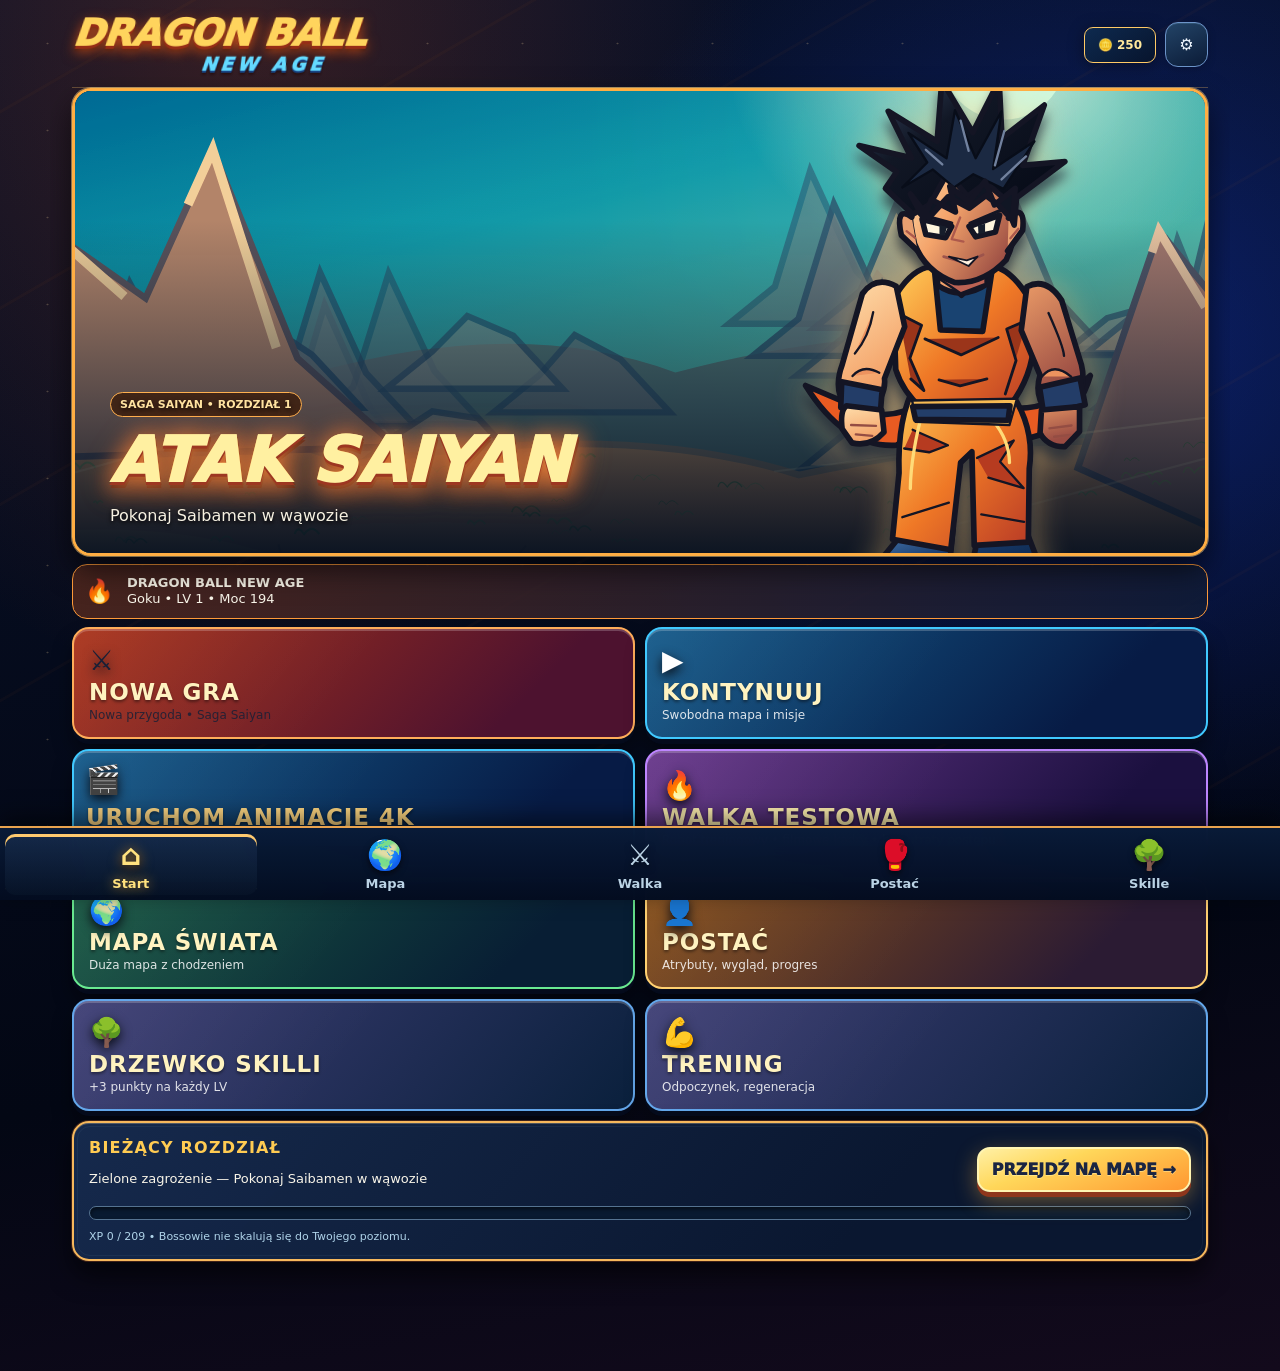
<file: index.html>
<!doctype html>
<html lang="pl">
<head>
<meta charset="utf-8">
<meta name="viewport" content="width=device-width,initial-scale=1,viewport-fit=cover">
<meta name="theme-color" content="#0c1931">
<meta name="apple-mobile-web-app-capable" content="yes">
<meta name="apple-mobile-web-app-title" content="DB New Age">
<link rel="icon" href="./icon.svg">
<link rel="manifest" href="./manifest.webmanifest">
<link rel="stylesheet" href="./saiyan.css?v=8">
<link rel="stylesheet" href="./visual-upgrade.css?v=8">
<link rel="stylesheet" href="./cinematic-0.8.css?v=17">
<title>Dragon Ball New Age • Saga Saiyan • Anime Combat 1.0</title>
</head>
<body>
<main id="app"><section style="padding:25px;color:#ffcf73;background:#10213d;min-height:55vh;font-family:system-ui;border:2px solid #e99536;border-radius:18px;margin:14px">
<h1>DRAGON BALL NEW AGE</h1><h2>SAGA SAIYAN</h2><p id="startup-msg">Uruchamianie gry…</p><p id="recovery" style="display:none"><a href="./index.html?retry=20261021" style="display:inline-block;padding:13px 18px;border-radius:10px;background:#ffd16c;color:#111a2e;font-weight:900;text-decoration:none">URUCHOM PONOWNIE</a><br><small>Twój zapis gry pozostaje na urządzeniu.</small></p>
<a href="./demo-0.4-archive.html" style="color:#85dbff">Poprzednie działające demo 0.5</a></section></main>
<script>
(function(){
window.addEventListener('error',function(e){var x=document.getElementById('startup-msg');if(x)x.textContent='Błąd uruchamiania gry: '+(e.message||'Nieznany błąd');var r=document.getElementById('recovery');if(r)r.style.display='block';});
function failed(message){var x=document.getElementById('startup-msg'),r=document.getElementById('recovery');if(x)x.textContent=message;if(r)r.style.display='block';}
window.addEventListener('unhandledrejection',function(e){failed('Błąd gry: '+(e.reason&&e.reason.message||'niepowodzenie ładowania'));});
setTimeout(function(){var a=document.getElementById('app');if(a&&document.getElementById('startup-msg'))failed('Silnik nie wystartował. Uruchom grę ponownie lub otwórz ją bezpośrednio w Safari.');},9000);
// Offline cache is managed by sw.js; do not unregister it.
})();
</script>
<script src="./saiyan.js?v=21" defer onerror="document.getElementById('startup-msg').textContent='Nie udało się pobrać saiyan.js. Sprawdź publikację GitHub Pages.';document.getElementById('recovery').style.display='block'"></script>

<script>
(function(){
  function status(message, ready){
    var node=document.getElementById('offline-status');
    if(!node){
      node=document.createElement('div');node.id='offline-status';
      node.setAttribute('role','status');node.setAttribute('aria-live','polite');
      node.style.cssText='position:fixed;top:calc(6px + env(safe-area-inset-top));right:calc(8px + env(safe-area-inset-right));z-index:1000;max-width:58vw;padding:5px 9px;border-radius:9px;background:#0b1d36ed;border:1px solid #8dc8ff;color:#e7f5ff;font:600 11px system-ui;pointer-events:none';
      document.body.appendChild(node);
    }
    node.textContent=message;
    document.documentElement.dataset.offlineReady=ready?'true':'false';
    clearTimeout(node._hideTimer);
    if(ready)node._hideTimer=setTimeout(function(){node.style.display='none'},6500);
    else node.style.display='block';
  }
  if(!('serviceWorker' in navigator)||location.protocol!=='https:')return;
  window.addEventListener('load',async function(){
    try{
      status('Zapis offline: przygotowywanie…',false);
      var reg=await navigator.serviceWorker.register('./sw.js?v=5',{scope:'./'});
      await Promise.race([
        navigator.serviceWorker.ready,
        new Promise(function(_,reject){setTimeout(function(){reject(new Error('timeout'))},12000)})
      ]);
      var worker=reg.active;
      if(!worker)throw new Error('No active service worker');
      var channel=new MessageChannel();
      var check=new Promise(function(resolve,reject){
        var timer=setTimeout(function(){reject(new Error('cache check timeout'))},6000);
        channel.port1.onmessage=function(event){clearTimeout(timer);resolve(event.data)};
      });
      worker.postMessage({type:'DBNA_OFFLINE_CHECK'},[channel.port2]);
      var result=await check;
      if(result&&result.ready)status('✓ Gra gotowa offline',true);
      else status('Offline: brakuje zasobów — połącz z internetem',false);
    }catch(error){
      status('Offline niedostępny — sprawdź połączenie',false);
      console.warn('Offline installation:',error);
    }
  });
})();
</script>
</body></html>
</file>
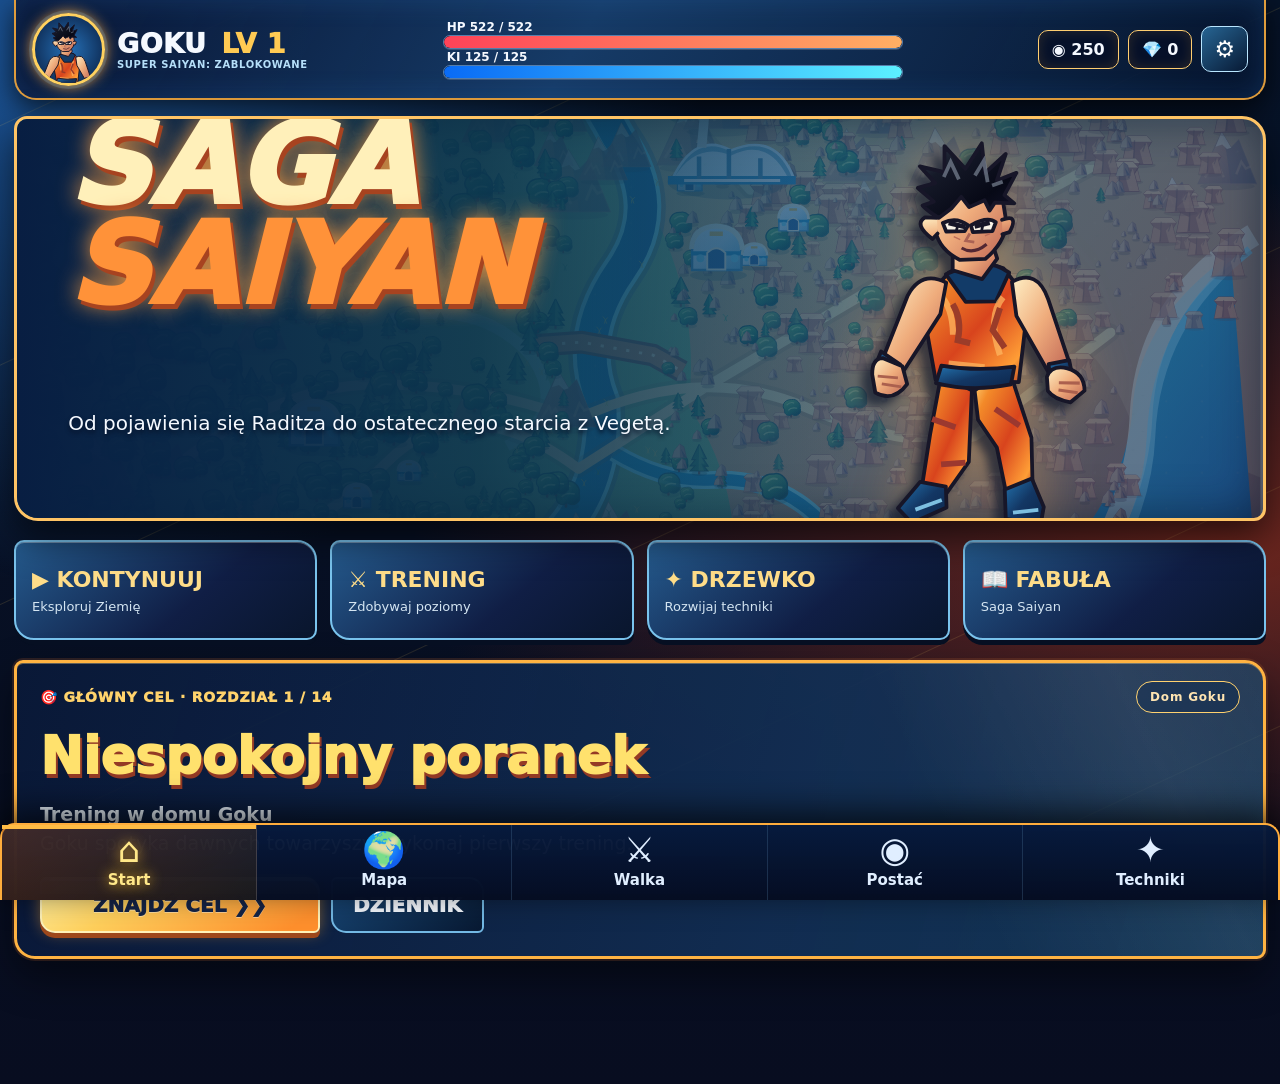
<file: reborn/index.html>
<!doctype html>
<html lang="pl">
<head>
<meta charset="utf-8">
<meta name="viewport" content="width=device-width,initial-scale=1,viewport-fit=cover,minimum-scale=1">
<meta name="theme-color" content="#071b39">
<meta name="color-scheme" content="dark">
<meta name="apple-mobile-web-app-capable" content="yes">
<meta name="apple-mobile-web-app-status-bar-style" content="black-translucent">
<meta name="apple-mobile-web-app-title" content="DB New Age Reborn">
<meta name="description" content="Dragon Ball New Age Reborn — oryginalne fanowskie RPG turowe z mapą Ziemi 4K, Goku i Sagą Saiyan.">
<link rel="manifest" href="./manifest.webmanifest">
<link rel="preload" href="./assets/earth-4k.svg" as="image" type="image/svg+xml">
<link rel="stylesheet" href="./style.css?v=1">
<title>Dragon Ball New Age • Reborn — Saga Saiyan</title>
</head>
<body>
<div id="game"><main style="font-family:system-ui;padding:22px;max-width:650px;margin:22px auto;min-height:65vh;color:#ffe49d;background:#0d2044;border:3px solid #ffb34b;border-radius:16px"><h1>DRAGON BALL NEW AGE</h1><h2>REBORN — SAGA SAIYAN</h2><p id="startup">Uruchamianie nowego silnika i mapy Ziemi…</p><p id="relaunch" hidden><a href="./index.html?recover=1" style="color:#9fe9ff">Uruchom ponownie</a> · Zapis pozostaje na urządzeniu.</p></main></div>
<script>
(function(){
function fail(str){var p=document.getElementById('startup');if(!p)return;p.textContent=str;var r=document.getElementById('relaunch');if(r)r.hidden=false;}
window.addEventListener('error',function(e){fail('Błąd gry: '+String(e.message||'brak pliku'))});
window.addEventListener('unhandledrejection',function(e){fail('Błąd ładowania gry: '+String(e.reason?.message||'nieznany'))});
setTimeout(function(){if(document.getElementById('startup'))fail('Silnik nie wystartował. Sprawdź połączenie i spróbuj ponownie.');},10000);
})();
</script>
<script src="./data.js?v=1" defer onerror="document.getElementById('startup').textContent='Nie pobrano data.js'"></script>
<script src="./art.js?v=1" defer onerror="document.getElementById('startup').textContent='Nie pobrano art.js'"></script>
<script src="./engine.js?v=1" defer onerror="document.getElementById('startup').textContent='Nie pobrano engine.js'"></script>
</body></html>
</file>
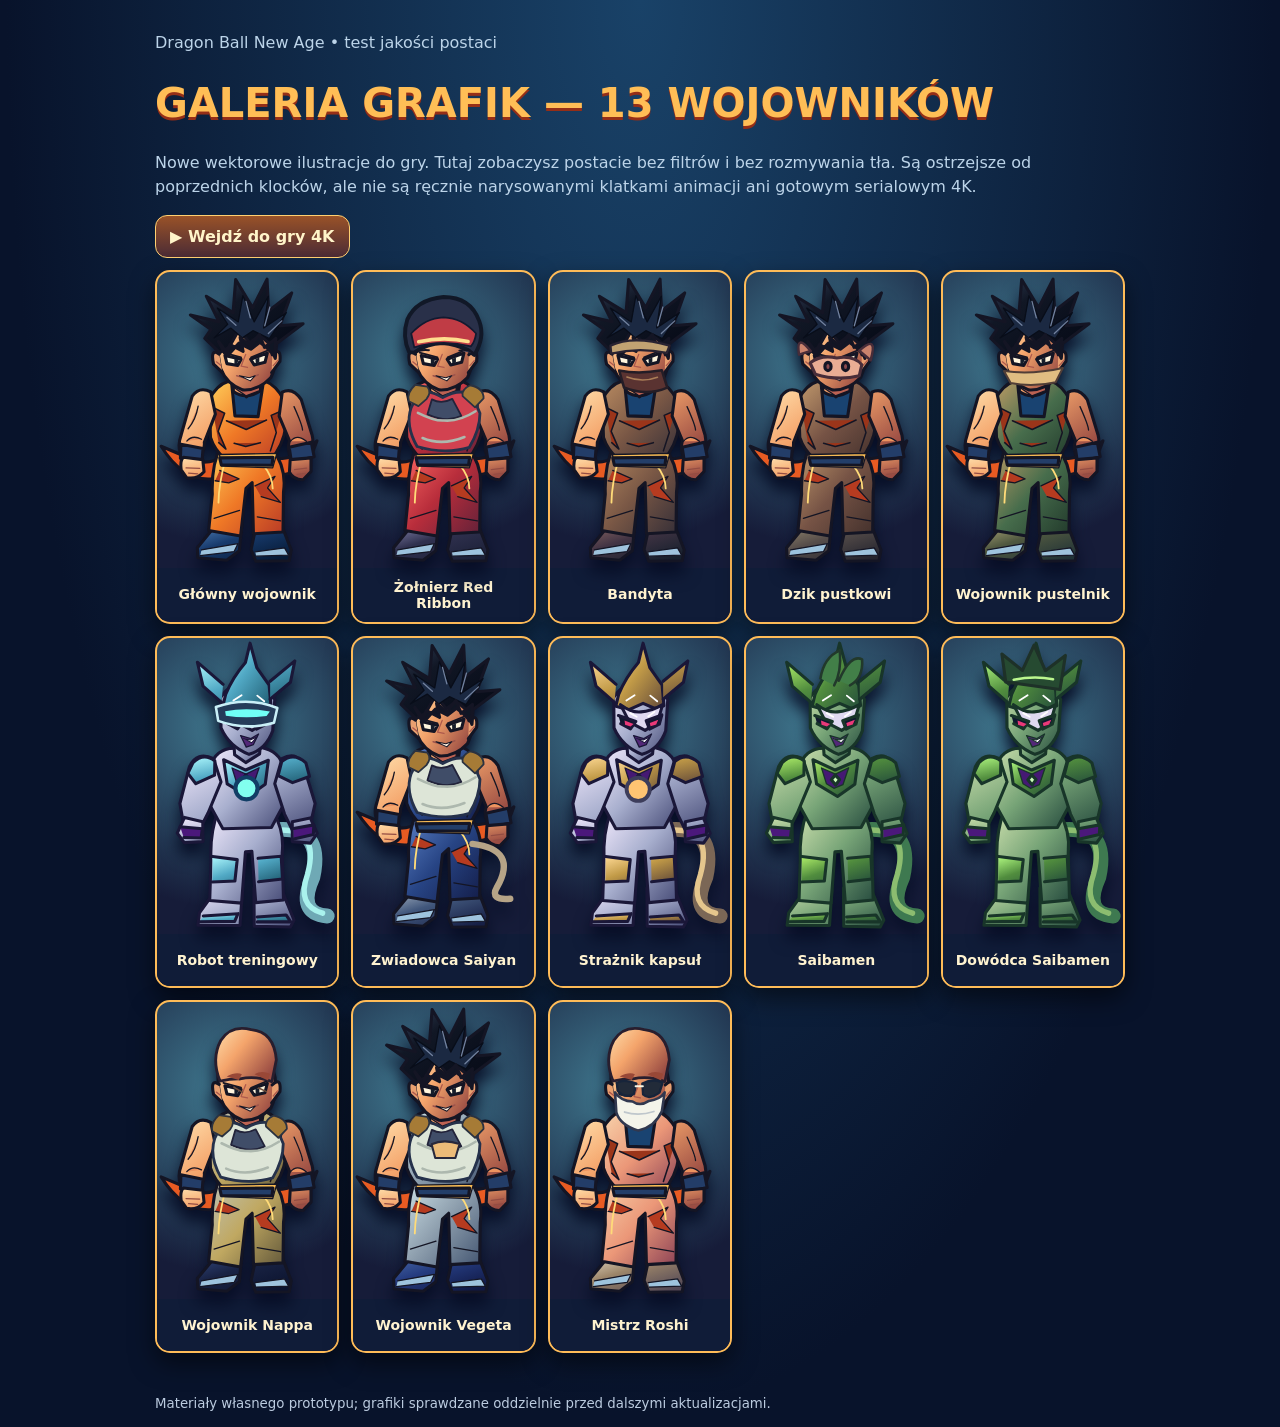
<file: artwork-review.html>
<!DOCTYPE html><html lang="pl"><head><meta charset="utf-8"><meta name="viewport" content="width=device-width,initial-scale=1"><meta name="theme-color" content="#0b1730"><title>Dragon Ball New Age • Galeria postaci</title><style>
:root{color-scheme:dark;font-family:system-ui,-apple-system,sans-serif}*{box-sizing:border-box}body{margin:0;color:#fff3d0;background:radial-gradient(ellipse at top,#194268,#08132b 70%);min-height:100vh}main{max-width:1000px;margin:auto;padding:15px}
h1{font-size:clamp(24px,5vw,40px);color:#ffbe56;line-height:1.05;text-transform:uppercase;text-shadow:0 3px #952e17}p{color:#bcd4e9;line-height:1.5}
.grid{display:grid;grid-template-columns:repeat(auto-fill,minmax(165px,1fr));gap:12px;padding:12px 0 40px}
figure{margin:0;background:radial-gradient(circle at 40% 25%,#417b91,#161c39 65%);border:2px solid #ffbc58;border-radius:15px;overflow:hidden;box-shadow:0 10px 24px #0008}
figure img{display:block;width:100%;aspect-ratio:700/1150;object-fit:contain;filter:drop-shadow(0 12px 8px #070e26)}
figcaption{font-size:14px;font-weight:850;background:#101c38;padding:11px;text-align:center;min-height:52px;display:grid;place-items:center}
a{color:#fff4c9;text-decoration:none;border:1px solid #ffd071;background:linear-gradient(#995228,#4b2b35);padding:11px 14px;border-radius:12px;display:inline-block;font-weight:900}
small{color:#bbcbdf}
</style></head><body><main><p>Dragon Ball New Age • test jakości postaci</p><h1>Galeria grafik — 13 wojowników</h1><p>Nowe wektorowe ilustracje do gry. Tutaj zobaczysz postacie bez filtrów i bez rozmywania tła. Są ostrzejsze od poprzednich klocków, ale nie są ręcznie narysowanymi klatkami animacji ani gotowym serialowym 4K.</p><a href="./?cinema=1">▶ Wejdź do gry 4K</a><div class="grid"><figure><img src="./assets/characters/hero.svg" alt="Główny wojownik" loading="lazy"><figcaption>Główny wojownik</figcaption></figure><figure><img src="./assets/characters/ribbon.svg" alt="Żołnierz Red Ribbon" loading="lazy"><figcaption>Żołnierz Red Ribbon</figcaption></figure><figure><img src="./assets/characters/bandit.svg" alt="Bandyta" loading="lazy"><figcaption>Bandyta</figcaption></figure><figure><img src="./assets/characters/pig.svg" alt="Dzik pustkowi" loading="lazy"><figcaption>Dzik pustkowi</figcaption></figure><figure><img src="./assets/characters/martial.svg" alt="Wojownik pustelnik" loading="lazy"><figcaption>Wojownik pustelnik</figcaption></figure><figure><img src="./assets/characters/drone.svg" alt="Robot treningowy" loading="lazy"><figcaption>Robot treningowy</figcaption></figure><figure><img src="./assets/characters/scout.svg" alt="Zwiadowca Saiyan" loading="lazy"><figcaption>Zwiadowca Saiyan</figcaption></figure><figure><img src="./assets/characters/sentry.svg" alt="Strażnik kapsuł" loading="lazy"><figcaption>Strażnik kapsuł</figcaption></figure><figure><img src="./assets/characters/saiba.svg" alt="Saibamen" loading="lazy"><figcaption>Saibamen</figcaption></figure><figure><img src="./assets/characters/saiba-boss.svg" alt="Dowódca Saibamen" loading="lazy"><figcaption>Dowódca Saibamen</figcaption></figure><figure><img src="./assets/characters/nappa.svg" alt="Wojownik Nappa" loading="lazy"><figcaption>Wojownik Nappa</figcaption></figure><figure><img src="./assets/characters/vegeta.svg" alt="Wojownik Vegeta" loading="lazy"><figcaption>Wojownik Vegeta</figcaption></figure><figure><img src="./assets/characters/roshi.svg" alt="Mistrz Roshi" loading="lazy"><figcaption>Mistrz Roshi</figcaption></figure></div><small>Materiały własnego prototypu; grafiki sprawdzane oddzielnie przed dalszymi aktualizacjami.</small></main></body></html>
</file>
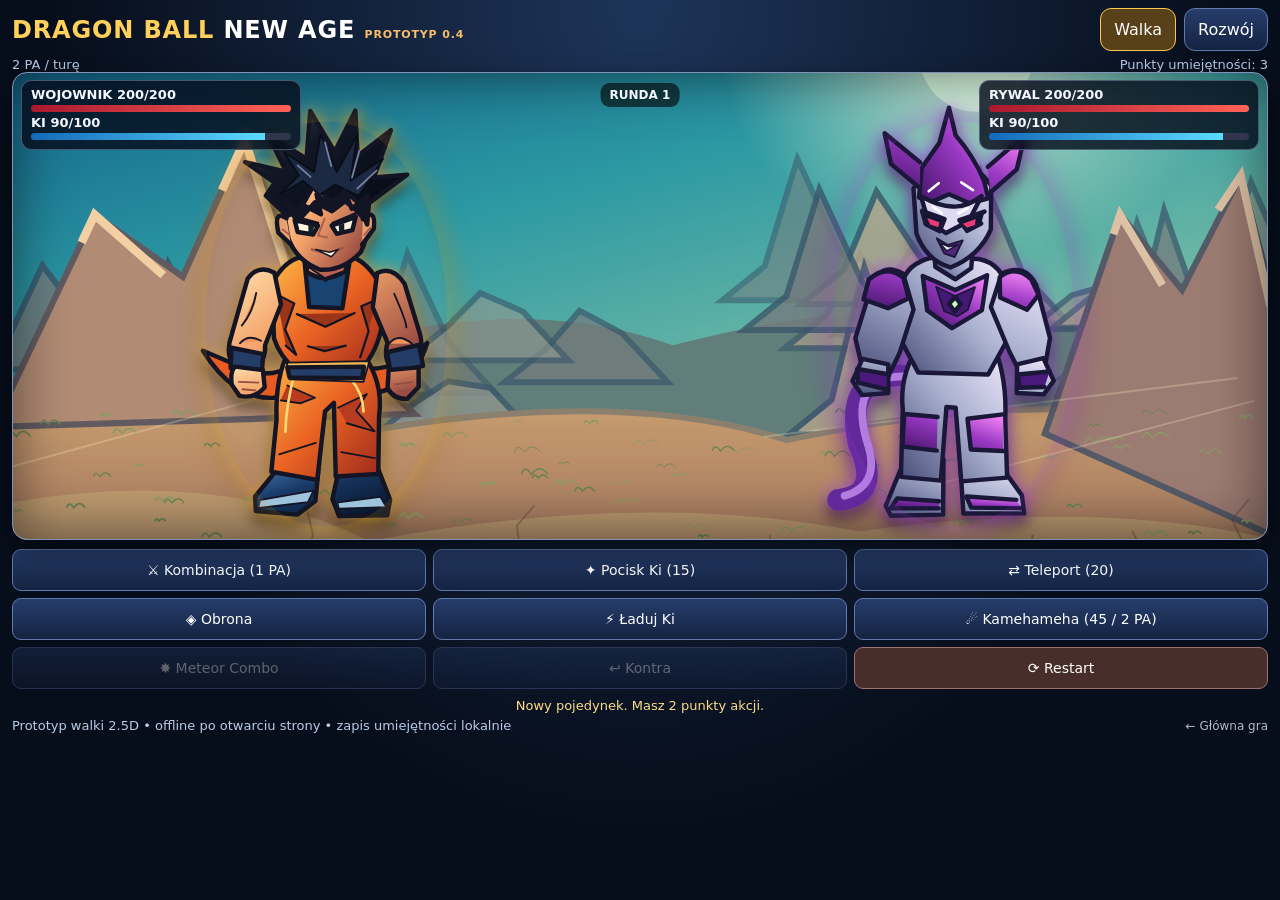
<file: etap-01-02.html>
<!doctype html><html lang="pl"><head><meta charset="utf-8"><meta name="viewport" content="width=device-width,initial-scale=1,viewport-fit=cover,user-scalable=no"><meta name="theme-color" content="#081323"><title>Dragon Ball New Age — Etapy 1–2</title><style>
*{box-sizing:border-box}body{margin:0;background:#070e1c;color:#f4f7ff;font-family:system-ui,-apple-system,sans-serif;overflow-x:hidden}button{font:inherit;cursor:pointer;color:#fff;border:1px solid #6279ad;background:linear-gradient(#263d6b,#142342);border-radius:11px;padding:11px 13px;touch-action:manipulation}button:disabled{opacity:.35}button:active{transform:scale(.97)}.wrap{max-width:1170px;margin:auto;padding:10px 12px}.top{display:flex;justify-content:space-between;align-items:center;gap:8px}.title{font-size:clamp(15px,2.4vw,24px);font-weight:900;color:#ffd15b}.tabs{display:flex;gap:8px}.tabs button.active{border-color:#ffc64d;background:#584018}.arena{position:relative;height:clamp(215px,45vh,490px);border:2px solid #4b5a7a;border-radius:15px;overflow:hidden;background:radial-gradient(ellipse at 50% 80%,#b67b55 0,#52445b 27%,#151a3c 60%,#060c1d 100%)}.stars{position:absolute;inset:0;background:radial-gradient(circle at 85% 20%,#ddd 0 2px,transparent 3px),radial-gradient(circle at 14% 12%,#fcf 0 1px,transparent 3px),radial-gradient(circle at 58% 18%,#acf 0 1px,transparent 3px)}.moon{position:absolute;right:10%;top:4%;width:86px;aspect-ratio:1;border-radius:50%;background:radial-gradient(circle at 30% 32%,#93a1ce,#46536d 60%,#151d35);box-shadow:0 0 38px #aabbdd77}.mountains{position:absolute;inset:35% 0 0;background:linear-gradient(155deg,transparent 40%,#201c28 41% 56%,transparent 57%) 0 0/220px 100%,linear-gradient(25deg,transparent 40%,#292636 41% 56%,transparent 57%) 50px 0/250px 100%}.floor{position:absolute;bottom:-35%;left:-20%;width:140%;height:72%;border-radius:50% 50% 0 0;background:repeating-linear-gradient(168deg,#865845 0 4px,#674039 5px 11px);box-shadow:0 -10px 25px #ffbb723a}.fighters{position:absolute;inset:0;display:flex;justify-content:space-around;align-items:flex-end;padding-bottom:11%;pointer-events:none}.warrior{position:relative;width:clamp(65px,13vw,170px);height:clamp(122px,26vh,270px);filter:drop-shadow(0 0 14px var(--aura));transform-origin:50% 85%;transition:transform .21s}.warrior.hero{--aura:#ffb514}.warrior.enemy{--aura:#c341ff;transform:scaleX(-1)}.warrior .head{position:absolute;top:11%;left:34%;width:32%;height:22%;background:#ebae7c;border:3px solid #24202c;border-radius:42%;z-index:3}.enemy .head{background:#d8d9e8;border-color:#672ba0}.hair{position:absolute;top:0;left:24%;height:28%;width:52%;background:#111b32;clip-path:polygon(3% 80%,0 10%,30% 40%,43% 0,60% 43%,90% 0,78% 68%,100% 63%,70% 100%,20% 100%);z-index:4}.enemy .hair{background:#923ac4;clip-path:polygon(0 80%,25% 0,50% 50%,85% 0,100% 90%,50% 100%)}.body{position:absolute;top:32%;left:20%;width:60%;height:40%;background:linear-gradient(90deg,#9a380f,#ff9336,#9b3a15);clip-path:polygon(12% 0,88% 0,100% 80%,62% 100%,30% 100%,0 78%);border:3px solid #251e27}.enemy .body{background:linear-gradient(90deg,#391b54,#dddbed,#5d2589)}.legs{position:absolute;top:69%;left:25%;width:51%;height:28%;background:linear-gradient(90deg,#192848 48%,#415a88 49%);clip-path:polygon(0 0,100% 0,93% 100%,53% 100%,46% 45%,38% 100%,0 100%)}.enemy .legs{background:linear-gradient(90deg,#3e245b 48%,#a7a8cc 49%)}.arm{position:absolute;top:37%;left:64%;width:40%;height:15%;transform:rotate(-15deg);background:#eaaa7a;border:3px solid #2b2124;border-radius:25px}.enemy .arm{background:#aaa3d5}.aura{position:absolute;inset:-10%;border-radius:45%;border:4px solid var(--aura);opacity:.5;box-shadow:0 0 18px var(--aura),inset 0 0 22px var(--aura);animation:glow .8s infinite alternate}@keyframes glow{to{opacity:.9;transform:scale(1.07)}}.hero.hit{animation:hit .35s}.enemy.hit{animation:hit .35s}.hero.strike{animation:dashHero .55s}.enemy.strike{animation:dashEnemy .55s}@keyframes hit{30%{filter:brightness(4);transform:translateX(22px)}70%{transform:translateX(-14px)}}@keyframes dashHero{50%{transform:translateX(65%) scale(1.12)}}@keyframes dashEnemy{50%{transform:scaleX(-1) translateX(65%)}}.beam{position:absolute;top:46%;left:30%;width:44%;height:8%;border-radius:50%;background:#aefaff;box-shadow:0 0 15px 15px #46baff,0 0 42px 22px #3368ff;opacity:0;transform:scaleX(.05)}.beam.show{animation:beam .75s forwards}@keyframes beam{20%{opacity:1;transform:scaleX(1)}70%{opacity:1;transform:scaleX(1)}100%{opacity:0;transform:scaleX(1)}}.hud{position:absolute;left:10px;right:10px;top:9px;display:flex;justify-content:space-between;gap:20px}.unit{width:min(40%,270px);padding:7px 9px;border-radius:10px;background:#050e20d9;font-size:12px;font-weight:700}.meter{height:10px;background:#31354e;border-radius:6px;overflow:hidden;margin:3px 0}.meter span{height:100%;display:block;background:linear-gradient(90deg,#aa182e,#ff6257)}.meter.ki span{background:linear-gradient(90deg,#126aba,#5cdaff)}.turn{position:absolute;top:10px;left:44%;font-size:12px;padding:5px 9px;background:#0009;border-radius:9px}.impact{position:absolute;left:42%;top:44%;font-size:30px;color:#ffe86b;font-weight:1000;text-shadow:0 0 15px #f80;opacity:0}.impact.show{animation:pop .55s}@keyframes pop{20%{opacity:1;transform:scale(1.5)}95%{opacity:1}}.controls{display:flex;gap:8px;flex-wrap:wrap;justify-content:center;padding:12px 0}.controls button{flex:1 1 125px;font-size:13px;min-height:48px}.line{display:flex;justify-content:space-between;gap:10px;align-items:center;flex-wrap:wrap}.info{color:#b9cce8;font-size:13px}.skills{display:none;grid-template-columns:repeat(auto-fit,minmax(185px,1fr));gap:11px;margin-top:14px}.skill{padding:14px;border:1px solid #415578;border-radius:12px;background:#15233d}.skill strong{color:#ffd172}.skill p{font-size:13px;min-height:45px;color:#c9d5e9}.skill button{width:100%}.status{min-height:26px;color:#ffdc89;font-size:14px;text-align:center}.back{font-size:12px;color:#b0bacc;text-decoration:none}body.skillmode .arena,body.skillmode .controls{display:none}body.skillmode .skills{display:grid}@media(max-height:480px){.wrap{padding-top:4px}.arena{height:54vh}.controls{padding:5px 0}.controls button{min-height:37px;padding:6px}.title{font-size:15px}}@media(orientation:portrait){.orientation{display:block}}@media(orientation:landscape){.orientation{display:none}}.orientation{color:#ffdc89;text-align:center;font-size:12px;padding:5px}
/* Etap 01–02 mobile visual overhaul 0.3 */
body{background:radial-gradient(ellipse at 50% 0,#1d3459 0,#070e1b 65%);min-height:100svh}
.wrap{max-width:1280px;padding:8px 12px 12px}
.top{margin-bottom:6px}.title{letter-spacing:.035em}
.arena{height:clamp(235px,52vh,540px);background:#242846 url("assets/earth-battle-4k.svg") center 54%/cover no-repeat;border:1px solid #8192b6;box-shadow:inset 0 0 55px #0008,0 12px 28px #0007}
.arena .stars,.arena .moon,.arena .mountains,.arena .floor{display:none}
.fighters{padding-bottom:1%;align-items:flex-end}
.warrior{width:clamp(95px,21vw,280px);height:clamp(180px,43vh,440px);background:url("assets/goku-normal-idle.svg") center bottom/contain no-repeat;filter:drop-shadow(0 0 7px #ffbf43a6) drop-shadow(0 8px 6px #0008);transition:transform .2s ease}
.warrior.enemy{background-image:url("assets/unknown-warrior.svg");filter:drop-shadow(0 0 9px #bd52ffaa) drop-shadow(0 8px 6px #0008)}
.warrior .hair,.warrior .head,.warrior .body,.warrior .arm,.warrior .legs{display:none!important}
.warrior .aura{inset:5% 10% 0;border:0;border-radius:48%;box-shadow:0 0 25px 8px var(--aura);opacity:.16;animation:glow 1.1s infinite alternate}
.hero.strike{background-image:url("assets/goku-normal-punch.svg")}
.hero.hit{background-image:url("assets/goku-normal-guard.svg")}
.hud{top:7px;left:8px;right:8px;gap:24px}
.unit{font-size:clamp(10px,1.6vw,13px);padding:6px 9px;width:min(38%,280px);background:#040b1acc;backdrop-filter:blur(4px);border:1px solid #7b8dab88}
.meter{height:7px}.turn{font-weight:800;left:50%;transform:translateX(-50%);white-space:nowrap}
.controls{gap:7px;padding:9px 0}.controls button{flex:1 1 27%;min-width:0;min-height:42px;font-size:clamp(11px,1.8vw,14px);padding:8px 5px;border-radius:9px}
#restart{background:#482e2b;border-color:#9c7270}
.status{font-size:13px;min-height:20px}
@media(max-width:520px){.title{font-size:16px}.tabs button{padding:9px;font-size:13px}.arena{height:min(53vh,410px)}.warrior{width:32%;height:65%}.fighters{padding-bottom:4%}.unit{width:41%;font-size:10px}.controls button{flex-basis:30%;min-height:49px}.wrap{padding:7px}.turn{top:9px;font-size:10px}.orientation{font-size:11px}}
@media(orientation:landscape) and (max-height:550px){.wrap{padding:4px 8px}.arena{height:57svh}.warrior{height:94%;width:22%}.controls{gap:4px;padding:5px 0}.controls button{flex:1 1 18%;min-height:37px;padding:5px 3px;font-size:11px}.status{font-size:12px}.orientation{display:none}.top{margin-bottom:2px}.title{font-size:15px}}

/* DBNA 0.4: anime character illustrations replace cartoon sprites */
.warrior.hero,.warrior.hero.strike,.warrior.hero.hit{background-image:url("assets/anime-hero-v04.svg");background-size:contain;background-position:center bottom}
.warrior.enemy,.warrior.enemy.strike,.warrior.enemy.hit{background-image:url("assets/anime-rival-v04.svg");background-size:contain;background-position:center bottom}
@media(orientation:portrait){.warrior{width:34%;height:68%}}
@media(orientation:landscape){.warrior{width:24%;height:94%}}
</style></head><body><main class="wrap"><div class="top"><div class="title">DRAGON BALL <span style="color:#fff">NEW AGE</span> <small style="font-size:11px;color:#f9bd69">PROTOTYP 0.4</small></div><div class="tabs"><button id="combatTab" class="active">Walka</button><button id="skillTab">Rozwój</button></div></div><div class="orientation">Obróć iPhone poziomo dla najlepszej rozgrywki.</div><div class="line info"><span id="roundLabel">2 PA / turę</span><span id="points">Punkty umiejętności: 3</span></div><section class="arena"><div class="stars"></div><div class="moon"></div><div class="mountains"></div><div class="floor"></div><div class="fighters"><div id="hero" class="warrior hero"><div class="aura"></div><div class="hair"></div><div class="head"></div><div class="body"></div><div class="arm"></div><div class="legs"></div></div><div id="enemy" class="warrior enemy"><div class="aura"></div><div class="hair"></div><div class="head"></div><div class="body"></div><div class="arm"></div><div class="legs"></div></div></div><div id="beam" class="beam"></div><div id="impact" class="impact"></div><div class="hud"><div class="unit">WOJOWNIK <span id="hpt">200/200</span><div class="meter"><span id="hpbar"></span></div>KI <span id="kit">90/100</span><div class="meter ki"><span id="kibar"></span></div></div><div class="unit">RYWAL <span id="ept">200/200</span><div class="meter"><span id="epbar"></span></div>KI <span id="ekt">90/100</span><div class="meter ki"><span id="ekbar"></span></div></div></div><div id="turn" class="turn">RUNDA 1</div></section><nav class="controls" id="actions"><button data-action="attack">⚔ Kombinacja (1 PA)</button><button data-action="ki">✦ Pocisk Ki (15)</button><button data-action="teleport">⇄ Teleport (20)</button><button data-action="guard">◈ Obrona</button><button data-action="charge">⚡ Ładuj Ki</button><button data-action="kame">☄ Kamehameha (45 / 2 PA)</button><button data-action="meteor">✸ Meteor Combo</button><button data-action="counter">↩ Kontra</button><button id="restart">⟳ Restart</button></nav><div id="skills" class="skills"><div class="skill"><strong>Meteor Combo</strong><p>Wieloetapowa kombinacja powietrzna. 1 PA, 25 Ki; 36 obrażeń.</p><button data-skill="meteor">Odblokuj (1 pkt)</button></div><div class="skill"><strong>Kontrola Ki</strong><p>Poziomy 1–3. Koszt technik Ki zmniejszony o 3 za poziom.</p><button data-skill="kiMastery">Rozwiń (1 pkt)</button></div><div class="skill"><strong>Kontra błyskawiczna</strong><p>Wymaga Meteor Combo. Kontra po teleportacji: 1 PA, 10 Ki, 32 obrażenia.</p><button data-skill="counter">Odblokuj (1 pkt)</button></div></div><div class="status" id="status" aria-live="polite">Wybierz atak, ładuj Ki i rozwijaj techniki.</div><div class="line"><span class="info">Prototyp walki 2.5D • offline po otwarciu strony • zapis umiejętności lokalnie</span><a class="back" href="./">← Główna gra</a></div></main><script>
(()=>{'use strict';const $=id=>document.getElementById(id),max=200,storage='dbna-demo02-skills';let skills;try{skills=JSON.parse(localStorage.getItem(storage)||'null')}catch(_){}if(!skills||typeof skills!=='object')skills={meteor:false,kiMastery:0,counter:false,points:3};let s;let busy=false;const cap=(x,m)=>Math.max(0,Math.min(m,x));const cost=n=>Math.max(0,n-3*skills.kiMastery);const sleep=ms=>new Promise(r=>setTimeout(r,ms));function start(){s={hp:200,ki:90,ehp:200,eki:90,pa:2,round:1,guard:false,eg:false,evade:false,winning:false};busy=false;show('Nowy pojedynek. Masz 2 punkty akcji.');draw()}function save(){try{localStorage.setItem(storage,JSON.stringify(skills))}catch(_){}}function show(msg){$('status').textContent=msg}function draw(){$('hpt').textContent=s.hp+'/200';$('kit').textContent=s.ki+'/100';$('ept').textContent=s.ehp+'/200';$('ekt').textContent=s.eki+'/100';$('hpbar').style.width=s.hp/2+'%';$('epbar').style.width=s.ehp/2+'%';$('kibar').style.width=s.ki+'%';$('ekbar').style.width=s.eki+'%';$('turn').textContent='RUNDA '+s.round;$('roundLabel').textContent=s.pa+' PA / turę';$('points').textContent='Punkty umiejętności: '+skills.points;document.querySelectorAll('[data-action]').forEach(b=>{const a=b.dataset.action;const k=a==='ki'?cost(15):a==='teleport'?cost(20):a==='kame'?cost(45):a==='meteor'?cost(25):a==='counter'?cost(10):0;const pa=a==='kame'?2:1;const unlocked=a!=='meteor'&&a!=='counter'||skills[a];b.disabled=busy||s.winning||s.pa<pa||s.ki<k||!unlocked||(a==='counter'&&!s.evade)});document.querySelectorAll('[data-skill]').forEach(b=>{const k=b.dataset.skill;b.disabled=skills.points<1||(k==='meteor'&&skills.meteor)||(k==='counter'&&(!skills.meteor||skills.counter))||(k==='kiMastery'&&skills.kiMastery>=3);b.textContent=k==='kiMastery'?'Rozwiń (poziom '+skills.kiMastery+'/3)':skills[k]?'Odblokowano':'Odblokuj (1 pkt)'})}
async function visual(action,damage,target){const w=$(target);w.classList.remove('hit','strike');void w.offsetWidth;if(action==='kame'||action==='ki'){$('beam').classList.remove('show');void $('beam').offsetWidth;$('beam').classList.add('show')}else{$(target==='enemy'?'hero':'enemy').classList.add('strike')}await sleep(270);w.classList.add('hit');if(damage){$('impact').textContent='-'+damage;$('impact').classList.remove('show');void $('impact').offsetWidth;$('impact').classList.add('show')}await sleep(440);w.classList.remove('hit');$('hero').classList.remove('strike');$('enemy').classList.remove('strike')}
async function move(a){if(busy||s.winning)return;const req=a==='kame'?2:1,k=a==='ki'?cost(15):a==='teleport'?cost(20):a==='kame'?cost(45):a==='meteor'?cost(25):a==='counter'?cost(10):0;if(s.pa<req||s.ki<k)return;if(a==='meteor'&&!skills.meteor||a==='counter'&&(!skills.counter||!s.evade))return;busy=true;s.pa-=req;s.ki-=k;let dmg=0;switch(a){case'attack':dmg=24;break;case'ki':dmg=29;break;case'kame':dmg=65;break;case'meteor':dmg=36;break;case'counter':dmg=32;s.evade=false;break;case'teleport':s.evade=true;break;case'guard':s.guard=true;break;case'charge':s.ki=cap(s.ki+32,100)}if(dmg){if(s.eg){dmg=Math.ceil(dmg*.45);s.eg=false}await visual(a,dmg,'enemy');s.ehp=cap(s.ehp-dmg,max);show(a.toUpperCase()+': '+dmg+' obrażeń.')}else show(a==='charge'?'Odzyskano 32 Ki.':a==='guard'?'Przyjęto gardę.':'Teleportacja — unik następnego ataku.');if(s.ehp===0){s.winning=true;show('ZWYCIĘSTWO! Pokonałeś rywala.');busy=false;draw();return}busy=false;draw();if(s.pa===0)await enemyTurn()}
async function enemyTurn(){busy=true;show('Tura przeciwnika…');draw();await sleep(400);let dmg=s.eki>=20&&Math.random()<.4?30:22;if(dmg===30)s.eki-=20;if(s.evade){dmg=0;show('Unik teleportacją! Przeciwnik nie trafia.')}else{if(s.guard)dmg=Math.ceil(dmg*.35);await visual('attack',dmg,'hero');s.hp=cap(s.hp-dmg,max);show('Rywal atakuje: '+dmg+' obrażeń.')}s.guard=false;s.evade=false;if(s.hp===0){s.winning=true;show('PORAŻKA! Wybierz restart.')}else{s.pa=2;s.round++;s.eki=cap(s.eki+8,100)}busy=false;draw()}
document.querySelectorAll('[data-action]').forEach(b=>b.onclick=()=>move(b.dataset.action));document.querySelectorAll('[data-skill]').forEach(b=>b.onclick=()=>{const k=b.dataset.skill;if(skills.points<1||k==='meteor'&&skills.meteor||k==='counter'&&(!skills.meteor||skills.counter)||k==='kiMastery'&&skills.kiMastery>=3)return;skills.points--;if(k==='kiMastery')skills.kiMastery++;else skills[k]=true;save();show('Odblokowano: '+k);draw()});$('restart').onclick=start;$('skillTab').onclick=()=>{document.body.classList.add('skillmode');$('skillTab').classList.add('active');$('combatTab').classList.remove('active');draw()};$('combatTab').onclick=()=>{document.body.classList.remove('skillmode');$('combatTab').classList.add('active');$('skillTab').classList.remove('active');draw()};start()})();
</script></body></html>
</file>
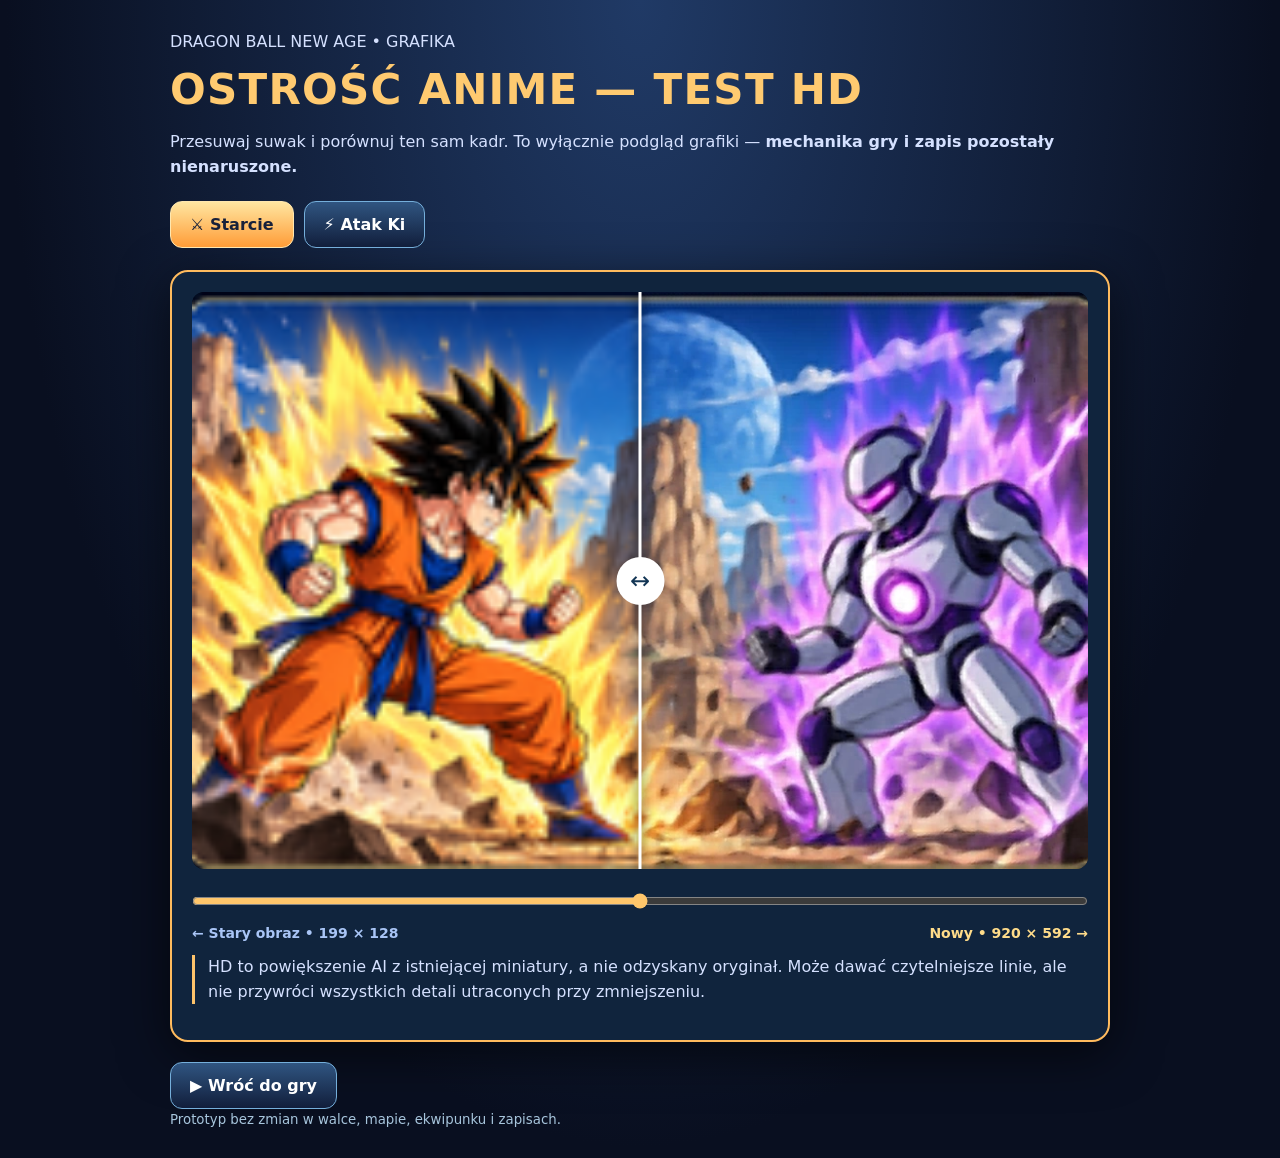
<file: assets/hd-preview.html>
<!doctype html><html lang="pl"><head><meta charset="utf-8"><meta name="viewport" content="width=device-width,initial-scale=1,viewport-fit=cover"><title>DBNA • Porównanie grafik HD</title><style>
:root{color-scheme:dark;font:16px system-ui,-apple-system,sans-serif}
*{box-sizing:border-box}body{margin:0;background:radial-gradient(ellipse at 50% 0,#203a66,#090f20 70%);color:#f5f5ff;min-height:100vh}
main{max-width:1000px;margin:auto;padding:clamp(12px,3vw,30px)}
h1{font-size:clamp(24px,5vw,42px);margin:10px 0;color:#ffca70;text-transform:uppercase;letter-spacing:.03em}
p{color:#d5e1ff;line-height:1.55}
small{color:#a7c5dc}
.tabs{display:flex;gap:10px;flex-wrap:wrap;margin:22px 0}
button,.link{background:linear-gradient(#305581,#111e3b);border:1px solid #75afdb;border-radius:12px;padding:13px 19px;color:white;font:inherit;font-weight:800;cursor:pointer;text-decoration:none}
button[aria-pressed=true]{color:#17203a;background:linear-gradient(#ffe6a1,#ff9c37);border-color:#ffe7af}
.panel{padding:clamp(10px,2.5vw,20px);border:2px solid #ffbb5e;border-radius:18px;background:#10243d;box-shadow:0 12px 50px #0009}
.compare{position:relative;aspect-ratio:199/128;width:100%;overflow:hidden;isolation:isolate;border-radius:12px;background:#040d19;--split:50%}
.compare img{position:absolute;inset:0;display:block;width:100%;height:100%;object-fit:fill}
.compare .before{z-index:1;image-rendering:auto}.compare .after{z-index:2;clip-path:inset(0 0 0 var(--split))}
.compare .marker{position:absolute;z-index:3;left:var(--split);top:0;bottom:0;width:3px;background:#fff;box-shadow:0 0 12px #000;transform:translateX(-50%);pointer-events:none}
.compare .marker:after{content:'↔';position:absolute;top:50%;left:50%;transform:translate(-50%,-50%);background:#fff;color:#123554;border-radius:100%;font-size:24px;display:grid;place-items:center;width:48px;height:48px}
input[type=range]{display:block;width:100%;margin:16px 0 8px;accent-color:#ffc66b;height:32px;touch-action:pan-x}
.legend{display:flex;justify-content:space-between;font-weight:700;gap:15px;font-size:14px}
.legend .old{color:#a9c5f6}.legend .new{color:#ffdc8a}
.footer{display:flex;flex-wrap:wrap;gap:12px;margin-top:20px}
.notice{border-left:3px solid #fdc36b;padding-left:13px;margin-top:14px}
</style></head><body><main><p style="margin:0">DRAGON BALL NEW AGE • GRAFIKA</p><h1>Ostrość anime — test HD</h1><p>Przesuwaj suwak i porównuj ten sam kadr. To wyłącznie podgląd grafiki — <b>mechanika gry i zapis pozostały nienaruszone.</b></p>
<div class="tabs"><button data-mode="battle" aria-pressed="true">⚔ Starcie</button><button data-mode="ki" aria-pressed="false">⚡ Atak Ki</button></div>
<section class="panel"><div class="compare" id="cmp"><img id="before" class="before" alt="Stary obraz 199 × 128" src="anime-scene-battle-v1.png"><img id="after" class="after" alt="Wzmocniony obraz HD 920 × 592" src="anime-scene-battle-hd.webp"><div class="marker" aria-hidden="true"></div></div>
<input id="slider" type="range" min="0" max="100" value="50" aria-label="Porównaj: stara grafika po lewej, HD po prawej">
<div class="legend"><span class="old">← Stary obraz • 199 × 128</span><span class="new">Nowy • 920 × 592 →</span></div><p class="notice">HD to powiększenie AI z istniejącej miniatury, a nie odzyskany oryginał. Może dawać czytelniejsze linie, ale nie przywróci wszystkich detali utraconych przy zmniejszeniu.</p>
</section><div class="footer"><a class="link" href="../?v=15">▶ Wróć do gry</a></div><small>Prototyp bez zmian w walce, mapie, ekwipunku i zapisach.</small></main><script>
(()=>{'use strict';const c=document.getElementById('cmp'),s=document.getElementById('slider'),before=document.getElementById('before'),after=document.getElementById('after');s.addEventListener('input',()=>{c.style.setProperty('--split',s.value+'%')});document.querySelectorAll('[data-mode]').forEach(b=>b.addEventListener('click',()=>{let k=b.dataset.mode;before.src='anime-scene-'+(k==='ki'?'ki':'battle')+'-v1.png';after.src='anime-scene-'+(k==='ki'?'ki':'battle')+'-hd.webp';document.querySelectorAll('[data-mode]').forEach(x=>x.setAttribute('aria-pressed',String(x===b)))}));})();
</script></body></html>
</file>
<file: saiyan.css>
:root{color-scheme:dark;--ink:#070f22;--panel:#101b32;--panel2:#0a162b;--orange:#ff9b2c;--gold:#ffd063;--blue:#32b9ff;--red:#ed4d4b;--line:#3c6d9b;--white:#f9f5e9;font-family:system-ui,-apple-system,"Arial",sans-serif}
*{box-sizing:border-box}html,body{margin:0;min-height:100%;width:100%}body{overflow-x:hidden;color:var(--white);background:radial-gradient(circle at 10% 3%,#2b5476 0,transparent 34%),radial-gradient(circle at 85% 5%,#6f3125 0,transparent 22%),#070d1a}
body:before{content:"";position:fixed;inset:0;pointer-events:none;z-index:-1;background-image:radial-gradient(#ffb95580 .9px,transparent 1px),linear-gradient(155deg,transparent 80%,#b637193b 99%);background-size:79px 71px,100% 100%;opacity:.35}
button,input,select{font:inherit}button{cursor:pointer;touch-action:manipulation}button:disabled{opacity:.44;cursor:not-allowed}
img{max-width:100%}#app{max-width:1270px;padding:10px 12px 105px;margin:auto;min-height:100vh}.caps{text-transform:uppercase;letter-spacing:1.2px}
.gold{color:var(--gold)}.cyan{color:#65eaff}.muted{color:#a4c1dc}.micro{font-size:11px;color:#afd3e9}.sm{font-size:13px;line-height:1.42}.flame{font-family:Impact,"Arial Black",system-ui,sans-serif;font-style:italic;font-weight:1000;text-transform:uppercase;letter-spacing:1px;color:#ffe078;text-shadow:0 3px 0 #aa4816,0 5px 12px #ff562178}
.logo{font-family:Impact,"Arial Black",system-ui,sans-serif;font-weight:1000;font-style:italic;letter-spacing:.35px;text-transform:uppercase;text-shadow:0 3px 0 #962d16,0 5px 13px #ed5f21d9;font-size:clamp(27px,5vw,47px);color:#ffd45d;line-height:1}.logo em{display:block;color:#65d9ff;text-shadow:0 3px #054693,0 4px 11px #11a9ff;font-size:.57em;font-style:italic;text-align:center;letter-spacing:4px}
.top{display:flex;align-items:center;justify-content:space-between;gap:9px;padding:3px 0 11px;min-height:66px}.top.compact{min-height:54px}.top .logo{font-size:clamp(22px,4vw,37px)}.topside{display:flex;align-items:center;gap:9px}.coin{font-size:12px;border:1px solid #99672b;border-radius:9px;background:#131d33;padding:8px 10px;font-weight:850;color:#ffe3a1}.btn{border:1px solid #6c94c9;border-radius:12px;background:linear-gradient(155deg,#234467,#0b1b37);color:#f0f7ff;min-height:45px;padding:10px 13px;font-weight:850;box-shadow:inset 0 1px #a4e9ff20,0 2px 8px #0013}.btn:active{transform:translateY(2px)}.btn-hot{color:#17213a;background:linear-gradient(140deg,#fff6ae,#ffc350 62%,#ff8b30);border:2px solid #ffe8ad;box-shadow:0 2px 0 #a85912,0 0 15px #ff982a55}.btn-blue{border-color:#6be1ff;background:linear-gradient(145deg,#204e9b,#052046);box-shadow:0 0 12px #00bbff35}.btn-red{border-color:#ff9263;background:linear-gradient(135deg,#c43d2a,#4b1834)}.btn-icon{font-size:21px}.btn-mini{font-size:12px;padding:7px 9px;min-height:34px}.btn-square{width:43px;min-width:43px;padding:0}.btn-wide{width:100%}.btn-slim{min-height:32px}
.panel{background:linear-gradient(142deg,#142844ef,#081629f8 85%);border:1px solid #5784af;border-radius:15px;padding:15px;box-shadow:0 12px 25px #02071392,inset 0 1px #ffffff15;margin:10px 0;position:relative}.panel.gold-edge{border:1px solid #eab049;box-shadow:0 0 0 1px #9e541a75,0 10px 22px #0207139a}.panel-title{display:flex;align-items:center;justify-content:space-between;gap:7px;margin:0 0 12px}.panel-title h2{font-size:clamp(17px,2vw,23px);margin:0;font-weight:1000;text-transform:uppercase;letter-spacing:.5px}.label{display:inline-block;border-radius:999px;border:1px solid #649db8;background:#082742cc;padding:5px 9px;color:#b3e9fd;font-size:11px;font-weight:850}.label.orange{border-color:#ffb04f;color:#ffe3a1;background:#402517}.bar{height:10px;background:#1e354c;border:1px solid #406580;border-radius:20px;overflow:hidden;margin:5px 0}.bar span{display:block;height:100%;width:0;background:linear-gradient(90deg,#e54147,#ff9562);transition:width .24s}.bar.ki span{background:linear-gradient(90deg,#0087e6,#5beaff)}.bar.exp span{background:linear-gradient(90deg,#f6a136,#ffec72)}.bar.combo span{background:linear-gradient(90deg,#f34d23,#ffe367)}
.two{display:grid;grid-template-columns:1fr 1fr;gap:11px}.three{display:grid;grid-template-columns:repeat(3,1fr);gap:8px}.four{display:grid;grid-template-columns:repeat(4,minmax(0,1fr));gap:9px}.split{display:grid;grid-template-columns:1.22fr .9fr;gap:12px}.items-center{align-items:center}
.hero-cover{height:clamp(250px,40vh,470px);position:relative;overflow:hidden;border:2px solid #ed8d31;border-radius:19px;box-shadow:inset 0 0 100px #0009,0 8px 35px #030711}
.hero-cover:before{content:"";position:absolute;inset:0;background:radial-gradient(circle at 80% 5%,#66abffc0,transparent 39%),linear-gradient(130deg,#0d2335 0%,#09172cd4 40%,#c44a15 115%);z-index:0}
.hero-image{position:absolute;inset:-10%;background-position:center 42%;background-size:cover;opacity:.74;filter:saturate(1.3) contrast(1.1);animation:hero-pan 11s ease-in-out infinite alternate}
.hero-cover:after{content:"";position:absolute;inset:0;background:linear-gradient(0deg,#040915f8 0%,#05091a22 80%),linear-gradient(90deg,#0b101a85,transparent 70%)}
.hero-caption{position:absolute;z-index:2;bottom:18px;left:clamp(14px,4vw,35px);max-width:70%}.hero-caption h1{font-size:clamp(30px,6vw,62px);margin:10px 0;text-shadow:0 5px 8px #000}.hero-caption p{line-height:1.35;text-shadow:0 2px 4px black;margin:8px 0;color:#d8f0ff}
.tile-menu{display:grid;grid-template-columns:repeat(2,1fr);gap:10px}.tile-menu .tile{position:relative;text-align:left;min-height:112px;border-radius:13px;padding:13px 15px;overflow:hidden;color:#fff;border:1px solid #66c5ea;background:linear-gradient(120deg,#123d67,#091c39)}.tile-menu .tile.main{color:#182037;border:2px solid #ffe39a;background:linear-gradient(125deg,#ffdc83,#ff922a)}.tile-menu .tile .glyph{font-size:28px;display:block}.tile-menu .tile strong{display:block;font-size:clamp(15px,2vw,23px);margin:4px 0;text-transform:uppercase;line-height:1}.tile-menu .tile small{font-size:12px;display:block;opacity:.85}
.ticker{border:1px solid #b95c32;border-radius:11px;background:linear-gradient(90deg,#4b2119,#182c44);padding:10px 12px;margin:8px 0;display:flex;align-items:center;gap:13px;font-size:13px}
.bottomnav{display:flex;justify-content:space-around;align-items:center;gap:3px;position:fixed;bottom:0;left:0;right:0;height:calc(65px + env(safe-area-inset-bottom));padding:7px 6px calc(7px + env(safe-area-inset-bottom));background:#050e20f2;border-top:1px solid #9f5f39;z-index:80;backdrop-filter:blur(9px);box-shadow:0 -6px 18px #0009}.bottomnav button{display:flex;align-items:center;gap:4px;flex-direction:column;justify-content:center;background:transparent;border:0;color:#bbd3e5;font-weight:750;font-size:10px;padding:4px 3px;min-width:52px}.bottomnav button b{font-size:21px}.bottomnav button.active{color:#ffe18a}
.world-layout{display:grid;grid-template-columns:1.7fr .75fr;gap:11px}.map-frame{position:relative;border:2px solid #ffb04b;border-radius:15px;background:#163f54;overflow:hidden;min-height:clamp(330px,64vh,640px);touch-action:none;box-shadow:0 0 0 3px #4c29173d,0 10px 21px #0008}.map-frame canvas{display:block;width:100%;height:100%;position:absolute;inset:0;touch-action:none}.map-top{position:absolute;left:8px;top:8px;right:8px;display:flex;justify-content:space-between;gap:5px;pointer-events:none}.map-top>span{background:#07192fce;border:1px solid #568f9d;border-radius:9px;padding:6px 9px;font-size:11px;max-width:55%}.map-bot{position:absolute;bottom:10px;left:8px;display:flex;flex-direction:column;gap:6px;align-items:center;touch-action:manipulation}.dpad{display:grid;grid-template-columns:repeat(3,40px);grid-template-rows:repeat(3,38px);gap:3px;opacity:.93}.dpad button{border-radius:9px;background:#091c36df;color:#f8e0a9;border:1px solid #ffbc51;font-size:18px;font-weight:900;touch-action:manipulation}.dpad button:active{background:#d08c28}.map-zoom{position:absolute;bottom:13px;right:9px;display:flex;flex-direction:column;gap:6px}.map-zoom button{min-width:39px;min-height:35px;border-radius:9px;background:#081b2eea;border:1px solid #67cbf4;color:#fff}
.quest{border-color:#ffba47}.quest b{color:#ffd067}.questline{font-size:12px;display:flex;align-items:flex-start;gap:6px;line-height:1.6}.questline small{color:#d3e8f3}.quest-progress{color:#ffd979}
.location-list{display:grid;grid-template-columns:1fr 1fr;gap:7px}.location{background:#122b47;border:1px solid #436d91;border-radius:10px;padding:8px;font-size:12px}.location button{width:100%;margin-top:6px;font-size:12px}.map-hint{margin:8px 0;font-size:12px;color:#c0dbed}
.scene-wrap{position:relative;border-radius:13px;overflow:hidden;aspect-ratio:16/9;border:2px solid #f0af46;background:radial-gradient(circle at 55% 35%,#12678e,#080f25)}.scene-wrap .shot{width:100%;height:100%;object-fit:cover;position:absolute;inset:0;animation:shotpan 1.7s ease-in-out infinite alternate}.scene-wrap .enemy-art,.scene-wrap .player-art{position:absolute;bottom:-8%;height:108%;width:49%;object-fit:contain;filter:drop-shadow(0 10px 13px #000b);transition:transform .2s,opacity .3s}.scene-wrap .player-art{left:0}.scene-wrap .enemy-art{right:0}.scene-wrap.battlefield{background:linear-gradient(0deg,#443827 0 25%,#2d8071 27%,#2383a8 68%,#063e66)}.scene-wrap.battlefield:before{content:"";position:absolute;inset:0;background:linear-gradient(160deg,transparent 0 38%,#74916490 39% 44%,transparent 44%),radial-gradient(circle at 70% 20%,#cbf4d6 0 8%,transparent 9%)}.scene-wrap .shade{position:absolute;inset:0;background:linear-gradient(0deg,#090e26ad,transparent 48%);pointer-events:none;z-index:4}.scene-wrap .scene-name{position:absolute;z-index:6;bottom:9px;left:11px;right:11px;display:flex;justify-content:space-between;font-size:11px;letter-spacing:1px;font-weight:950;text-shadow:0 1px 4px #000}.scene-wrap .flash{position:absolute;z-index:5;inset:0;pointer-events:none;opacity:0}.scene-wrap.hit .flash{opacity:.9;background:radial-gradient(circle at 63% 40%,#fff 0,#ffe69d 9%,#ff892b93 24%,transparent 48%);animation:flash .5s infinite alternate}.scene-wrap.counter .flash{opacity:.6;background:repeating-linear-gradient(122deg,transparent 0 44px,#c2f6ff80 45px 49px,transparent 50px 84px)}.scene-wrap.vanish .player-art{opacity:.17;transform:translateX(25%) scale(1.12)}.scene-wrap.counter .enemy-art{transform:translateX(-16%) scale(1.13)}.scene-wrap.hit .enemy-art{transform:translateX(9%) rotate(4deg)}.scene-wrap.charge .player-art{filter:drop-shadow(0 0 18px #29e4ff)}.scene-wrap .beam{position:absolute;z-index:5;top:45%;left:32%;width:54%;height:7%;border-radius:50%;background:linear-gradient(0deg,#0475dc,#b5f5ff 30%,white 55%,#1cb6ff);box-shadow:0 0 29px #45d4ff;animation:beam .5s infinite alternate}
.damage{position:absolute;z-index:15;right:12%;top:44%;font-family:Impact,"Arial Black",sans-serif;color:#ffdf63;font-size:clamp(27px,5vw,66px);font-weight:950;font-style:italic;text-shadow:3px 3px #a0140e,-2px -2px #01030c;transform:rotate(-9deg);animation:dmg .6s ease-out both;pointer-events:none}.damage small{display:block;font-size:.36em;color:#fff;letter-spacing:2px}
.battle-hud{display:grid;grid-template-columns:1fr auto 1fr;gap:9px;align-items:center}.hud-side{min-width:0}.hud-side strong{font-size:16px}.hud-side .bar{height:12px}.hud-round{background:linear-gradient(150deg,#163c62,#081a37);border:1px solid #75b9e9;border-radius:15px;padding:13px;color:#ffcf73;font-weight:1000;text-align:center;font-size:21px}.fighter-row{display:flex;align-items:center;gap:9px}.fighter-row .portrait{height:60px;width:60px;border:2px solid #ffbb4c;border-radius:9px;object-fit:cover;background:#11273b}.fighter-row .portrait.enemy{border-color:#a959fc}.hud-side.enemy{text-align:right}.hud-side.enemy .fighter-row{justify-content:flex-end}.combo-meter{display:flex;gap:7px;align-items:center;padding:9px;background:#091b32;border:1px solid #486a95;border-radius:11px;font-size:12px;font-weight:900}.combo-meter .bar{flex:1}
.command-tabs{display:flex;gap:6px;margin:12px 0;flex-wrap:wrap}.command-tabs button{flex:1;padding:8px 4px;min-width:73px;background:#102842;border:1px solid #4d89bd;border-radius:9px;color:#e5f3ff;min-height:42px;font-size:12px;font-weight:900}.command-tabs .current{color:#132238;border-color:#ffeaab;background:linear-gradient(140deg,#ffdb7b,#ff9a30)}.tech-grid{display:grid;grid-template-columns:repeat(2,minmax(0,1fr));gap:8px}.tech{border:1px solid #5caadb;border-radius:12px;min-height:98px;background:linear-gradient(140deg,#173e64,#071833);color:#fff;display:flex;flex-direction:column;align-items:flex-start;text-align:left;padding:11px;gap:4px;overflow:hidden}.tech strong{font-size:15px}.tech small{color:#8ddcff;font-size:11px}.tech p{margin:0;font-size:12px;color:#d0e0ec}.tech.ultimate{border-color:#ffb849;background:linear-gradient(145deg,#5b321f,#0b1a34)}.tech .icon{font-size:23px}
.battle-layout{display:grid;grid-template-columns:1.22fr .75fr;gap:11px}.battle-actions{align-self:start}.battle-log{max-height:120px;overflow-y:auto;font-size:12px;line-height:1.6;color:#c1e0f2}.battle-log div{border-bottom:1px solid #ffffff20;padding:3px 0}.cut-stage{display:grid;grid-template-columns:1.23fr .77fr;gap:12px}.cut-stage .scene-wrap{min-height:260px}.cut-dialogue{padding:16px;display:flex;flex-direction:column;justify-content:space-between;gap:12px;background:linear-gradient(145deg,#1c3458,#0b1831);border:1px solid #5a91c6;border-radius:14px}.cut-dialogue h2{font-size:23px;margin:3px 0;color:#ffda69}.cut-dialogue p{font-size:clamp(16px,2.1vw,23px);line-height:1.45}.cut-progress{display:flex;gap:5px}.cut-progress span{height:8px;flex:1;background:#1b3a56;border-radius:20px}.cut-progress .done{background:linear-gradient(90deg,#ff8e30,#ffe67f)}.cut-controls{display:flex;gap:9px;flex-wrap:wrap}.cut-controls button{flex:1}
.dialog-portrait{display:flex;gap:10px;align-items:center}.dialog-portrait img{height:65px;width:65px;border-radius:11px;object-fit:cover;border:2px solid #ffc461;background:#18354d}.dialog-heading{font-size:20px;font-weight:950;color:#ffd061;text-transform:uppercase}.dialog-sub{font-size:12px;color:#84c6e6}.reward{display:grid;grid-template-columns:repeat(3,minmax(0,1fr));gap:8px}.reward>div{border:1px solid #4b7294;border-radius:10px;background:#142941;padding:10px;text-align:center;font-weight:900}.reward strong{color:#ffdb75;display:block;margin-top:4px}
.charsheet{display:grid;grid-template-columns:minmax(180px,.95fr) 1.05fr;gap:13px}.char-art{min-height:300px;border-radius:16px;border:2px solid #ffb646;background:radial-gradient(circle at 45% 55%,#e97d2055,transparent 50%),linear-gradient(150deg,#1b385c,#0b1b32);position:relative;overflow:hidden}.char-art img{height:100%;width:100%;object-fit:cover;object-position:center 42%;position:absolute;inset:0;mask-image:linear-gradient(0deg,transparent,black 22%)}.char-art:after{content:"";position:absolute;inset:0;background:linear-gradient(0deg,#100d1be8,transparent 52%)}.char-art .caption{position:absolute;z-index:2;bottom:13px;left:15px}.stat-grid{display:grid;grid-template-columns:repeat(2,minmax(0,1fr));gap:8px}.stat{display:flex;align-items:center;gap:7px;background:#122640;border:1px solid #416a97;padding:9px;border-radius:10px}.stat .symbol{font-size:22px}.stat strong{font-size:13px}.stat .value{margin-left:auto;color:#ffdf82;font-weight:900;font-size:18px}.stat button{border:1px solid #f6be58;border-radius:7px;color:#14243a;background:#ffd06d;font-weight:1000;font-size:22px;width:29px;height:29px;flex-shrink:0}
.skill-tabs{display:flex;gap:6px;overflow-x:auto;margin-bottom:12px;padding-bottom:3px}.skill-tabs button{white-space:nowrap;padding:8px 11px;border-radius:9px;border:1px solid #6c9bc2;color:#e3e9fc;background:#182741;font-weight:900}.skill-tabs button.current{border-color:#ffe5a1;background:#d99028;color:#151e31}
.skillpath{display:grid;grid-template-columns:repeat(3,minmax(0,1fr));gap:10px}.skillnode{position:relative;border:1px solid #578bb0;border-radius:13px;background:#10243a;padding:11px;min-height:147px;display:flex;flex-direction:column;gap:6px;align-items:flex-start}.skillnode.open{border-color:#f0c35a;box-shadow:0 0 13px #ffc45145}.skillnode.disabled{opacity:.57}.skillnode>strong{font-size:14px}.skillnode p{font-size:11px;color:#accbe1;margin:0;flex:1}.skillnode .btn{min-height:31px;font-size:11px;padding:5px 8px;width:100%}.skillnode .nodeicon{font-size:26px}.skillnode .nodelevel{font-size:11px;color:#ffda76}
.notice{margin:8px 0;color:#ffe4af;font-weight:750;font-size:12px}.encounter{background:linear-gradient(145deg,#4a261b,#101d35);border-color:#ed8f4c}.enemy-thumb{height:120px;max-width:160px;object-fit:contain;filter:drop-shadow(0 7px 8px #000a)}.row{display:flex;align-items:center;gap:10px}.row.space{justify-content:space-between}.gap{height:10px}.choice-grid{display:flex;gap:8px;flex-wrap:wrap}.choice-grid .btn{flex:1}
@keyframes hero-pan{0%{transform:scale(1.02)}100%{transform:scale(1.12) translateX(-1%)}}@keyframes shotpan{0%{transform:scale(1.01) translateX(-1%)}100%{transform:scale(1.13) translateX(2%)}}@keyframes flash{from{filter:brightness(.9)}to{filter:brightness(1.5)}}@keyframes beam{from{transform:scaleX(.5);opacity:.7}to{transform:scaleX(1);opacity:1}}@keyframes dmg{from{transform:rotate(-9deg) scale(.2);opacity:0}to{transform:rotate(-9deg) scale(1);opacity:1}}
@media(max-width:850px){.world-layout,.battle-layout,.cut-stage,.split{grid-template-columns:1fr}.map-frame{min-height:55vh}.charsheet{grid-template-columns:1fr 1fr}.hero-cover{height:340px}}
@media(max-width:530px){.hero-cover{height:310px}.hero-caption{max-width:86%}.tile-menu .tile{min-height:91px}.map-frame{min-height:clamp(330px,59vh,590px)}.charsheet{grid-template-columns:1fr}.char-art{min-height:270px}.tech-grid{gap:7px}.tech{min-height:92px;padding:10px}.fighter-row .portrait{height:40px;width:40px}.battle-hud{gap:4px}.hud-side strong{font-size:13px}.hud-round{padding:9px;font-size:16px}.skillpath{grid-template-columns:repeat(2,minmax(0,1fr))}.reward{gap:4px}.reward>div{font-size:12px;padding:7px}.logo{font-size:26px}}
@media(orientation:landscape) and (max-height:570px){#app{padding:5px 11px 70px}.top{min-height:52px}.hero-cover{height:230px}.map-frame{min-height:clamp(295px,78vh,630px)}.battle-layout{grid-template-columns:1.15fr .85fr}.cut-stage{grid-template-columns:1.2fr .8fr}.cut-stage .scene-wrap{min-height:240px}.char-art{min-height:250px}.panel{padding:10px;margin:6px 0}.bottomnav{height:51px;padding:2px}.bottomnav button{font-size:9px}}
@media(prefers-reduced-motion:reduce){*,*:before,*:after{animation:none!important;transition:none!important}}

/* Cinematic camera templates. Combined with enemy art, terrain and effects they produce
   a large set of illustrated action variations without full-motion video files. */
.scene-wrap.angle-close .player-art{height:150%;width:62%;left:-8%;bottom:-28%;filter:drop-shadow(0 0 20px #ff9c34a6)}
.scene-wrap.angle-close .enemy-art{height:135%;right:-10%;bottom:-22%}
.scene-wrap.angle-low .player-art{height:117%;width:59%;transform:rotate(-10deg) translate(-4%,8%);transform-origin:bottom left}
.scene-wrap.angle-low .enemy-art{height:114%;right:0;transform:rotate(7deg);transform-origin:bottom right}
.scene-wrap.angle-left .player-art{height:120%;left:-12%;bottom:-9%}
.scene-wrap.angle-left .enemy-art{height:120%;right:5%;bottom:-9%;transform:scaleX(-1)}
.scene-wrap.angle-high .player-art{height:88%;left:16%;bottom:2%}
.scene-wrap.angle-high .enemy-art{height:88%;right:19%;bottom:2%}
.scene-wrap.angle-tilt .player-art{height:115%;width:57%;left:-3%;transform:rotate(-9deg)}
.scene-wrap.angle-tilt .enemy-art{height:116%;right:-5%;transform:rotate(8deg)}
.scene-wrap.angle-wide .player-art,.scene-wrap.angle-wide .enemy-art{filter:drop-shadow(0 13px 13px #000d)}
.scene-wrap.charge:after{content:"";position:absolute;top:36%;left:21%;z-index:3;width:14%;aspect-ratio:1;background:radial-gradient(circle,#fff 0,#a5ffff 25%,#14adff8d 42%,transparent 75%);border-radius:50%;filter:blur(2px);animation:beam .8s alternate infinite;pointer-events:none}
.scene-wrap.vanish:after{content:"";position:absolute;inset:15% 30% 10% 30%;z-index:5;border:8px double #93ecffb8;transform:skewX(-28deg);border-radius:50%;filter:blur(2px);animation:vanishblast .75s ease-out infinite;pointer-events:none}
.scene-wrap.counter:after{content:"";position:absolute;inset:0;z-index:3;background:repeating-linear-gradient(111deg,transparent 0 48px,#7fe0ff44 49px 55px,transparent 60px 88px);mix-blend-mode:screen;pointer-events:none}
.scene-wrap.hit .player-art{animation:attack-push .35s alternate infinite}
.scene-wrap.hit .enemy-art{animation:enemy-hit .35s alternate infinite}
@keyframes vanishblast{from{transform:scale(.15) skewX(-28deg);opacity:1}to{transform:scale(1.35) skewX(-28deg);opacity:0}}
@keyframes attack-push{from{transform:translateX(-1%)}to{transform:translateX(7%)}}
@keyframes enemy-hit{from{transform:translateX(0)}to{transform:translateX(7%) rotate(6deg)}}

/* DBNA 0.6 - coherent illustrated battle, seamless 4K overworld and UI polish */
html{overscroll-behavior-y:contain}
body{background:radial-gradient(ellipse at 12% 9%,#185579 0,transparent 35%),radial-gradient(ellipse at 95% 20%,#582d3c 0,transparent 27%),linear-gradient(#080f22,#081426 80%,#050b1b)}
#app{font-feature-settings:"tnum" 1;overflow-x:clip}
.top .logo{filter:drop-shadow(0 2px 1px #271011);white-space:nowrap}
.panel{border-color:#6f8eab;border-radius:17px;background:linear-gradient(165deg,#173858ec 0%,#0c2340f8 52%,#09152bf9 100%);box-shadow:inset 0 1px 0 #ffffff28,0 15px 28px #020615a3}
.panel:before{content:"";pointer-events:none;position:absolute;inset:3px;border-radius:13px;border:1px solid #b6e8ff0e}
.panel.gold-edge{border-color:#f9b646;box-shadow:inset 0 1px #fff09a40,0 0 0 1px #572e1944,0 12px 25px #010715ac}
.map-frame{background:#4e9b84;border:3px solid #ffbc62;border-radius:22px;box-shadow:inset 0 0 0 3px #fff5b36b,0 0 0 5px #6e3e1e9c,0 17px 45px #000b;min-height:clamp(460px,67vh,840px);isolation:isolate}
.map-frame:after{content:"";pointer-events:none;position:absolute;inset:0;z-index:1;background:linear-gradient(100deg,#ffffc610,transparent 42%,#061c3047),linear-gradient(0deg,#101e3b48,transparent 27%,transparent 78%,#06243d42)}
.map-frame canvas{image-rendering:auto;filter:saturate(1.11) contrast(1.05)}
.map-top{top:13px;left:13px;right:13px;z-index:4}
.map-top>span{background:linear-gradient(135deg,#112b43f0,#173e48e6);border:1px solid #f9cf77ba;color:#fff2d0;padding:10px 12px;font-weight:800;text-shadow:0 2px 3px #071622;border-radius:12px;box-shadow:inset 0 1px 0 #fff6,0 5px 13px #07132399;font-size:12px}
.map-bot,.map-zoom{z-index:6}
.dpad{gap:4px;grid-template-columns:repeat(3,47px);grid-template-rows:repeat(3,45px)}
.dpad button,.map-zoom button{background:linear-gradient(150deg,#244b61e6,#0e213ce9);border:2px solid #f1c36d;color:#fff8e7;box-shadow:0 3px 0 #51371e,0 5px 12px #08101bbb,inset 0 1px #ffffff50;min-width:47px;min-height:43px;border-radius:13px;touch-action:manipulation;transition:transform .1s,filter .1s}
.dpad button:active,.map-zoom button:active{transform:translateY(2px) scale(.95);filter:brightness(1.25)}
.map-zoom button{font-size:20px;font-weight:900}
.map-hint{font-size:12px;color:#c0d6c6;padding:6px 9px}
.scene-wrap{position:relative;isolation:isolate;aspect-ratio:16/9;min-height:245px;border:3px solid #f2b452;border-radius:18px;background:#5597a0 url('./assets/earth-battle-4k.svg?v=7') center 53%/cover no-repeat!important;box-shadow:inset 0 0 0 2px #ffffff38,0 16px 30px #040a1a9c}
.scene-wrap.battlefield:before{content:"";background:linear-gradient(0deg,#122c4f46,transparent 35%),radial-gradient(circle at 48% 43%,#fff6b01c,transparent 48%);inset:0;position:absolute;z-index:1;pointer-events:none}
.scene-wrap .enemy-art,.scene-wrap .player-art{z-index:2;object-fit:contain;filter:drop-shadow(4px 12px 4px #030e1bb9) drop-shadow(0 0 5px #ffe8a83b);will-change:transform,opacity}
.scene-wrap .player-art{height:120%;width:48%;bottom:-14%;left:5%}
.scene-wrap .enemy-art{height:120%;width:48%;bottom:-15%;right:4%}
.scene-wrap .scene-name{font-size:clamp(10px,1.5vw,15px);letter-spacing:1.7px;text-shadow:1px 2px 2px #04070d,0 0 8px #050913}
.scene-wrap .shade{z-index:5;background:linear-gradient(0deg,#020b20c9,transparent 30%,transparent 80%,#0d274d1e);pointer-events:none}
.scene-wrap:after{pointer-events:none;z-index:4}
.scene-wrap.charge .player-art{filter:drop-shadow(0 0 15px #18c6ff) drop-shadow(0 0 28px #0687ff)}
.scene-wrap.charge:after{content:"";position:absolute;left:-5%;top:-40%;height:170%;width:61%;background:radial-gradient(ellipse at 52% 63%,transparent 0 25%,#5aeaff48 34%,#fff6bb2c 49%,transparent 60%);animation:auraBreath .95s ease-in-out infinite alternate}
.scene-wrap.vanish .player-art{animation:afterGhost .67s ease-out infinite}
.scene-wrap.vanish:after{content:"";position:absolute;inset:0;background:repeating-linear-gradient(145deg,transparent 0 90px,#8ee9ff7a 91px 98px,transparent 100px 180px);animation:speedRun .5s linear infinite;mix-blend-mode:screen}
.scene-wrap.hit .enemy-art{animation:impactJolt .22s ease-out infinite alternate}
.scene-wrap.hit:after{content:"";position:absolute;left:44%;top:14%;height:65%;aspect-ratio:1;background:radial-gradient(circle,#fffdf6 0,#ffeeb8 5%,#ff8e32e6 15%,#fff6b399 22%,transparent 60%);transform:rotate(22deg);animation:impactPulse .5s ease-in-out infinite alternate}
.scene-wrap.beam:after{content:"";position:absolute;left:25%;top:42%;height:15%;width:78%;z-index:4;background:linear-gradient(0deg,transparent 0%,#38d9fc9e 18%,white 46%,#72efff 64%,transparent 100%);filter:drop-shadow(0 0 18px #71ddff);clip-path:polygon(0 42%,12% 0,90% 12%,100% 50%,90% 88%,12% 100%);animation:beamGrow .65s ease-in-out infinite alternate}
.scene-wrap.counter:after{content:"";position:absolute;inset:-10%;background:repeating-linear-gradient(115deg,transparent 0 90px,#eff9ffc0 91px 94px,transparent 96px 160px);animation:speedRun .6s linear infinite}
.scene-wrap .damage{position:absolute;z-index:7;left:43%;top:14%;font-size:clamp(38px,7vw,96px);font-family:Impact,"Arial Black",sans-serif;font-style:italic;color:#fff8a2;-webkit-text-stroke:2px #af2e15;text-shadow:2px 4px 0 #4d1027,0 0 30px #ffab33;transform:rotate(-7deg);animation:damagePop .8s cubic-bezier(.18,1.6,.3,1) both;pointer-events:none}
.scene-wrap .damage small{display:block;color:#fff;font-size:.29em;letter-spacing:4px;text-align:right;-webkit-text-stroke:1px #6c1223}
.cut-stage{gap:13px}
.cut-dialogue{border:2px solid #f9aa49;background:linear-gradient(135deg,#1b3754,#0c1c34 65%,#182a41);box-shadow:inset 0 1px 0 #ffffff25,0 14px 27px #0006;border-radius:17px;min-width:0}
.cut-dialogue .label.orange{font-weight:1000;letter-spacing:1px}
.cut-dialogue p{min-height:54px;max-width:44ch}
.cut-progress{gap:5px}.cut-progress span{height:11px;border:1px solid #436583;background:#24445d}.cut-progress .done{background:linear-gradient(90deg,#ff9b35,#fff49e);box-shadow:0 0 11px #ff9a3680}
.btn,.tech,.command-tabs button,.bottomnav button,.tile{transition:transform .12s ease,background .16s,box-shadow .16s,filter .16s}
.btn:active,.tech:active,.command-tabs button:active,.tile:active{transform:translateY(2px) scale(.985);filter:brightness(1.1)}
.btn-hot{border-radius:12px;background:linear-gradient(153deg,#fff5ab,#ffca54 44%,#ff8529);border-color:#ffedb3;box-shadow:inset 0 1px 0 #fffab1,0 3px 0 #9b451b,0 8px 18px #ff8b2352;text-shadow:0 1px #fff8b17d}
.tech{border-color:#5689a5;border-width:2px;background:linear-gradient(130deg,#214b69,#0b2947 74%);box-shadow:inset 0 1px #ffffff30,0 5px 15px #020c1d8a}
.tech .icon{filter:drop-shadow(0 3px 3px #0007)}
.tech.ultimate{border:2px solid #ffc369;background:linear-gradient(135deg,#714123,#352d56 56%,#1d5375)}
.command-tabs button.current{border-color:#ffe5a7;background:linear-gradient(140deg,#fff2a7,#ff9b3f);color:#2e1837;box-shadow:0 3px 0 #8d471f,0 0 14px #f99a3f55}
.bottomnav{background:linear-gradient(180deg,#0d1830f7,#060d1af8);border-top:2px solid #eab357;box-shadow:0 -9px 20px #09131d99;z-index:80}
.bottomnav button.active{color:#fff099;text-shadow:0 0 10px #ffac4a8e}
.bottomnav button b{filter:drop-shadow(0 3px 3px #040812)}
@keyframes auraBreath{from{opacity:.4;transform:scale(.9)}to{opacity:1;transform:scale(1.1)}}
@keyframes afterGhost{from{opacity:1;transform:translateX(-12%) scale(1)}to{opacity:.3;transform:translateX(48%) scale(1.12)}}
@keyframes speedRun{from{background-position:0 0}to{background-position:150px 0}}
@keyframes impactJolt{from{transform:translate(5px,1px) rotate(0deg)}to{transform:translate(23px,-4px) rotate(6deg)}}
@keyframes impactPulse{from{opacity:.45;transform:scale(.72) rotate(-12deg)}to{opacity:1;transform:scale(1.2) rotate(18deg)}}
@keyframes beamGrow{from{filter:drop-shadow(0 0 8px #32ccff);transform:scaleY(.65)}to{filter:drop-shadow(0 0 25px #c2ffff);transform:scaleY(1.4)}}
@keyframes damagePop{0%{opacity:0;transform:scale(1.75) rotate(-11deg)}30%{opacity:1;transform:scale(.94) rotate(-5deg)}100%{opacity:1;transform:scale(1) rotate(-7deg)}}
@media(max-width:530px){
.map-frame{min-height:clamp(480px,65svh,750px);border-radius:19px}
.map-top>span{font-size:10px;max-width:56%;padding:7px 8px}
.dpad{grid-template-columns:repeat(3,43px);grid-template-rows:repeat(3,43px)}
.dpad button{min-width:42px;min-height:41px}
.scene-wrap{min-height:205px}
.scene-wrap .enemy-art,.scene-wrap .player-art{height:115%;width:48%}
.cut-stage{grid-template-columns:1fr}.cut-stage .scene-wrap{min-height:225px}
.cut-dialogue{padding:15px}.cut-dialogue p{font-size:17px}
}
@media(prefers-reduced-motion:reduce){.scene-wrap:after,.scene-wrap .player-art,.scene-wrap .enemy-art,.scene-wrap .damage{animation:none!important}}

/* 0.6 home screen composition: hero and arena share the same environment */
.hero-cover{isolation:isolate;border-color:#f1b254;background:#2c6377;overflow:hidden;box-shadow:0 0 0 2px #5e411e,0 17px 32px #010818aa}
.hero-cover .hero-image{background-position:center center!important;background-size:cover!important;filter:saturate(1.14) contrast(1.03)}
.hero-cover .home-goku{pointer-events:none;position:absolute;right:2%;top:-7%;height:125%;width:55%;object-fit:contain;object-position:center bottom;z-index:2;filter:drop-shadow(0 14px 12px #11203ca3) drop-shadow(0 0 20px #ffd77a60)}
.hero-cover:after{content:"";position:absolute;inset:0;background:linear-gradient(90deg,#071728d7 0%,#071728ab 39%,transparent 67%),linear-gradient(0deg,#071326bb,transparent 38%);z-index:1;pointer-events:none}
.hero-cover .hero-caption{z-index:3;text-shadow:0 2px 5px #000b;max-width:66%}
.hero-cover .hero-caption h1{color:#fff0a1;text-shadow:0 3px 0 #9d3721,0 4px 24px #ff8e41}
.hero-cover .hero-caption p{color:#f7f3e4;max-width:29ch}
.tile-menu .tile{overflow:hidden;isolation:isolate;border-color:#876e55;box-shadow:0 3px 0 #372524,0 9px 20px #0006;background:linear-gradient(142deg,#29475d,#0d263d)}
.tile-menu .tile:before{content:"";position:absolute;pointer-events:none;inset:0;background:linear-gradient(128deg,#ffffff0c,transparent 50%)}
.tile-menu .tile .glyph{filter:drop-shadow(0 4px 6px #090c14)}
.tile-menu .tile strong{color:#fff3bf}
.tile-menu .tile.main{background:linear-gradient(130deg,#b84730,#52223b 70%,#17334a);border-color:#ffb461}
@media(max-width:530px){.hero-cover .home-goku{height:102%;right:-11%;width:70%;top:1%}.hero-cover .hero-caption{max-width:62%}.hero-cover .hero-caption h1{font-size:clamp(33px,9vw,51px)}}


/* Work-in-progress visual rebuild v0.7 — not published.
   Fight shots must look like animation frames, not character stickers. */
.scene-wrap{overflow:hidden;perspective:1000px}
.scene-wrap .player-art,.scene-wrap .enemy-art{backface-visibility:hidden;transform-origin:50% 75%;transition:none}
.scene-wrap.angle-wide .player-art{left:6%;width:44%;height:115%;bottom:-13%}
.scene-wrap.angle-wide .enemy-art{right:6%;width:44%;height:115%;bottom:-13%}
.scene-wrap.angle-close .player-art{left:-8%;width:67%;height:163%;bottom:-31%}
.scene-wrap.angle-close .enemy-art{right:-7%;width:67%;height:158%;bottom:-31%}
.scene-wrap.angle-low .player-art{left:9%;width:51%;height:158%;bottom:-42%;transform:rotate(-5deg)}
.scene-wrap.angle-low .enemy-art{right:-1%;width:52%;height:137%;bottom:-30%;transform:rotate(5deg)}
.scene-wrap.angle-high .player-art{left:8%;width:38%;height:95%;bottom:-1%}
.scene-wrap.angle-high .enemy-art{right:12%;width:39%;height:101%;bottom:-1%}
.scene-wrap.angle-left .player-art{left:24%;width:60%;height:154%;bottom:-38%;transform:scaleX(-1)}
.scene-wrap.angle-left .enemy-art{right:0;width:37%;height:101%;bottom:-13%}
.scene-wrap.angle-tilt .player-art{left:-2%;width:57%;height:144%;bottom:-25%;transform:rotate(-9deg)}
.scene-wrap.angle-tilt .enemy-art{right:0;width:57%;height:144%;bottom:-28%;transform:rotate(7deg)}
.scene-wrap.vanish .player-art{animation:dbnaVanish .75s cubic-bezier(.2,0,.6,1) infinite!important}
.scene-wrap.vanish .enemy-art{animation:dbnaCounterMove .75s ease infinite alternate}
.scene-wrap.vanish:after{content:"";position:absolute;inset:0;z-index:4;background:repeating-linear-gradient(130deg,transparent 0 36px,#f7ffff29 38px 40px,transparent 45px 110px);animation:speedRun .38s linear infinite;pointer-events:none}
.scene-wrap.counter .player-art{animation:dbnaCounterMove .44s ease-in-out infinite alternate}
.scene-wrap.counter .enemy-art{animation:dbnaCounterMove .44s ease-in-out infinite alternate-reverse}
.scene-wrap.hit .player-art{animation:dbnaPunch .25s cubic-bezier(.3,0,.2,1) infinite alternate}
.scene-wrap.hit .enemy-art{animation:dbnaImpact .25s ease-in-out infinite alternate}
.scene-wrap.hit:before{content:"";position:absolute;inset:0;z-index:4;background:repeating-conic-gradient(from 25deg at 57% 52%,#fff0 0 19deg,#ffefbb3b 21deg 22deg,#fff0 24deg 41deg);animation:dbnaBurst .48s ease-out infinite alternate;pointer-events:none}
.scene-wrap.beam .player-art{animation:dbnaPush .9s ease-in-out infinite alternate}
.scene-wrap.beam .enemy-art{animation:dbnaBeamStagger .9s ease-in-out infinite alternate}
.scene-wrap.beam .beam{z-index:4;box-shadow:0 0 32px #9beaff,0 0 55px #24bfff;animation:dbnaBeamPulse .38s ease-in-out infinite alternate}
.scene-wrap .flash{mix-blend-mode:screen;pointer-events:none}
.scene-wrap.hit .flash{animation:dbnaFlash .48s ease-out infinite alternate}
@keyframes dbnaVanish{0%{opacity:1;transform:translateX(-5%) scale(1);filter:drop-shadow(4px 12px 4px #030e1bb9)}24%{opacity:.9;transform:translateX(20%) scale(.84);filter:drop-shadow(-22px 0 8px #b3efffcc)}45%{opacity:0;transform:translateX(92%) scale(.63)}65%{opacity:0;transform:translateX(-35%) scale(1.17)}85%{opacity:.4;transform:translateX(-12%) scale(1.06)}100%{opacity:1;transform:translateX(0) scale(1)}}
@keyframes dbnaCounterMove{0%{transform:translateY(1%) rotate(-2deg)}100%{transform:translateY(-3%) rotate(2deg)}}
@keyframes dbnaPunch{from{transform:translateX(-5%) translateY(2%) rotate(-6deg)}to{transform:translateX(20%) translateY(-2%) rotate(5deg)}}
@keyframes dbnaImpact{from{transform:translateX(0) rotate(0deg)}to{transform:translateX(12%) rotate(9deg)}}
@keyframes dbnaBurst{from{opacity:.25;transform:scale(.7)}to{opacity:.7;transform:scale(1.15)}}
@keyframes dbnaPush{from{transform:translate(-4%,2%) rotate(-3deg)}to{transform:translate(3%,-2%) rotate(1deg)}}
@keyframes dbnaBeamStagger{from{transform:translateX(0)}to{transform:translateX(6%) rotate(4deg)}}
@keyframes dbnaBeamPulse{from{opacity:.75;filter:brightness(1)}to{opacity:1;filter:brightness(1.35)}}
@keyframes dbnaFlash{from{opacity:.2}to{opacity:.8}}
@media(prefers-reduced-motion:reduce){.scene-wrap .player-art,.scene-wrap .enemy-art,.scene-wrap:before,.scene-wrap:after,.scene-wrap .beam{animation:none!important}}

/* Saga Saiyan presentation pass: coherent illustrated environments and responsive HUD. */
.scene-wrap.cinematic-stage{background:#417e8b url("./assets/earth-battle-landscape-4k-v07.svg?v=1") center 52%/cover no-repeat;isolation:isolate}
.scene-wrap.cinematic-stage:before{z-index:1}
.scene-wrap.cinematic-stage .player-art,.scene-wrap.cinematic-stage .enemy-art{z-index:2;object-fit:contain;object-position:center bottom;filter:drop-shadow(5px 13px 8px #091325ac)}
.scene-wrap.cinematic-stage .shade,.scene-wrap.cinematic-stage .scene-name{z-index:6}
.scene-wrap.cinematic-stage .flash{z-index:5}
.scene-wrap.cinematic-stage .beam{z-index:4}
.scene-wrap.cinematic-stage .damage{z-index:7;font-family:Impact,"Arial Black",system-ui,sans-serif;font-weight:1000;letter-spacing:.045em;font-style:italic;paint-order:stroke fill;-webkit-text-stroke:2px #562515;text-shadow:4px 6px 0 #802e15,0 9px 21px #0009}
.hero-cover{overflow:hidden;isolation:isolate}
.hero-cover .hero-image{background-position:center 50%;background-size:cover;filter:saturate(1.16) contrast(1.08)}
.hero-cover .home-goku{filter:drop-shadow(3px 12px 9px #10131caa)}
.tile-menu .tile{position:relative;overflow:hidden;transition:transform .15s ease,filter .15s ease;border-width:2px}
.tile-menu .tile:active{transform:scale(.985);filter:brightness(1.2)}
.tile-menu .tile strong{letter-spacing:.04em;text-shadow:0 2px 3px #0007}
.map-frame{box-shadow:0 0 0 3px #533723,0 8px 28px #090b16a8,inset 0 0 12px #111b29}
.cut-stage .cut-dialogue{background:linear-gradient(120deg,#1b2944,#0b152d);border-top:2px solid #f6aa43}
.cut-stage .cut-progress span.done{box-shadow:0 0 9px #ffd5776b}
@media(max-width:600px){.scene-wrap.cinematic-stage{background-position:center center}.cut-stage .cut-controls{gap:9px}.cut-stage .cut-controls button{font-size:clamp(12px,3.5vw,17px)}}
</file>
<file: visual-upgrade.css>
/* Dragon Ball New Age — visual polish 0.7.
   Presentation-only update. Vector battle/map backgrounds remain scalable. */
:root{--gold:#ffcb52;--orange:#ff842d;--blue:#19c9ff;--line:#457ca5}
html{scroll-behavior:smooth}
body{background:radial-gradient(ellipse at 78% -7%,#2866aa99,transparent 42%),radial-gradient(ellipse at -15% 35%,#74251888,transparent 52%),#050d1e}
body:before{opacity:.55;background-image:radial-gradient(#ffe4a06e .8px,transparent 1.2px),repeating-linear-gradient(150deg,transparent 0 95px,#ff812010 96px 98px,transparent 99px 170px);background-size:95px 87px,100% 100%}
#app{width:100%;padding-left:clamp(9px,2.8vw,20px);padding-right:clamp(9px,2.8vw,20px);padding-bottom:calc(110px + env(safe-area-inset-bottom))}
.logo{letter-spacing:1.4px;transform:skew(-6deg);filter:drop-shadow(0 0 7px #ff7d3675)}
.flame{font-size:clamp(25px,5vw,56px);line-height:1.1;letter-spacing:.7px;background:linear-gradient(180deg,#fff6b7 4%,#ffe274 24%,#ffa32b 58%,#fd522c 94%);-webkit-background-clip:text;background-clip:text;color:transparent;text-shadow:none;filter:drop-shadow(2px 3px 0 #7f291b) drop-shadow(0 0 10px #ff8a3490)}
.panel{background:linear-gradient(155deg,#142b51f5 0%,#0a162ff5 67%,#090c21fa);border:1px solid #5f93c3;border-radius:19px;box-shadow:inset 0 1px #ffffff30,0 12px 24px #0009,0 0 0 1px #070c1b}
.panel.gold-edge{border-color:#ffb33f;box-shadow:0 0 0 2px #6e360d90,0 13px 24px #0009,inset 0 1px #fff3b04b}
.panel-title h2{color:#ffdf83;text-shadow:0 2px 0 #9c441f}
.btn{border-radius:13px;transition:transform .12s,filter .15s,box-shadow .15s}
.btn:active{transform:translateY(2px) scale(.985);filter:brightness(1.12)}
.btn:focus-visible,.tile:focus-visible,.tech:focus-visible{outline:3px solid #fff7b1;outline-offset:3px}
.btn-hot{background:linear-gradient(160deg,#fff4a5,#ffcb55 40%,#ff9633 93%);box-shadow:0 4px 0 #99501b,0 0 20px #ffb43a44}
.hero-cover{height:clamp(300px,52vh,540px);border:3px solid #ffad39;box-shadow:0 0 0 2px #8b421c88,0 18px 35px #000b,inset 0 0 90px #040718bc}
.hero-image{opacity:.95;filter:saturate(1.28) contrast(1.1)}
.hero-cover:after{background:linear-gradient(0deg,#051020f2 0%,#07172c90 31%,transparent 72%)}
.hero-caption{z-index:3;text-shadow:0 2px 6px #000c}
.tile-menu{gap:12px}
.tile{position:relative;overflow:hidden;border-radius:17px!important;border:2px solid #619ac8!important;background:linear-gradient(140deg,#213f66,#0a1535 80%)!important;box-shadow:inset 0 1px #ffffff22,0 5px 0 #05091b!important;min-height:122px;transition:transform .12s,filter .12s}
.tile:before{content:"";position:absolute;inset:0;pointer-events:none;background:radial-gradient(circle at 82% -15%,#55d4ff55,transparent 48%),linear-gradient(125deg,transparent 45%,#ffffff0e 50%,transparent 54%)}
.tile:nth-child(1){background:linear-gradient(135deg,#aa331a,#4d122f 78%)!important;border-color:#ffad5a!important}
.tile:nth-child(2),.tile:nth-child(3){background:linear-gradient(135deg,#145a8a,#071b45 78%)!important;border-color:#40c9ff!important}
.tile:nth-child(4){background:linear-gradient(135deg,#68378b,#1b103f 78%)!important;border-color:#be85ff!important}
.tile:nth-child(5){background:linear-gradient(135deg,#185a43,#081e34 78%)!important;border-color:#69ea91!important}
.tile:nth-child(6){background:linear-gradient(135deg,#895018,#2b1b33 78%)!important;border-color:#ffd071!important}
.tile:active{transform:translateY(3px);filter:brightness(1.14)}
.tile .glyph{filter:drop-shadow(0 3px 5px #0008)}
.ticker{border:1px solid #ff9b3a;border-radius:15px;background:linear-gradient(115deg,#4e261ee8,#101c38e8)}
.map-frame{border:3px solid #ffbd54!important;border-radius:21px!important;box-shadow:0 0 0 3px #87371d7d,0 14px 25px #0009!important;overflow:hidden;background:#35724e}
.map-frame canvas{image-rendering:auto;touch-action:none}
.map-top,.map-bot{z-index:4}
.dpad button,.map-zoom button{border:2px solid #fbc16b!important;background:linear-gradient(160deg,#1f4264,#09172e)!important;box-shadow:0 3px 0 #693c1d,0 0 12px #0008!important;border-radius:13px!important}
.quest{border-left:4px solid #ffae45;background:linear-gradient(130deg,#2e251f,#111d38)}
.quest-progress{accent-color:#ffac3c}
.battle-hud{gap:9px}
.hud-side{min-width:0}
.hud-side strong{color:#fff1ae;letter-spacing:.4px}
.hud-round{background:radial-gradient(circle at 50% 10%,#2a608f,#07152f)!important;border:2px solid #ffc251!important;box-shadow:0 0 14px #ffae4c38;color:#ffdb72!important}
.bar{height:12px;background:#091a31;border-color:#557391;box-shadow:inset 0 2px 4px #0008}
.bar span{box-shadow:inset 0 1px 2px #ffffff66}
.combo-meter{border:1px solid #f9b54e;background:linear-gradient(100deg,#53272055,#0d2b46)}
.battle-layout .panel,.scene-wrap,.cut-stage{overflow:hidden}
.tech-grid{gap:11px}
.tech{min-height:106px;border:2px solid #488dca!important;border-radius:15px!important;background:linear-gradient(145deg,#224975,#0b193b 78%)!important;box-shadow:inset 0 1px #ffffff2b,0 4px 0 #040b1e!important;transition:transform .13s,filter .13s}
.tech:active{transform:scale(.985);filter:brightness(1.18)}
.tech:nth-child(3n){border-color:#ff9940!important;background:linear-gradient(145deg,#75311d,#281334 83%)!important}
.tech:nth-child(4n){border-color:#23c7f6!important}
.tech:disabled{filter:grayscale(.6);opacity:.55}
.command-tabs button{border-radius:11px}
.cut-stage{border:3px solid #ffaf42!important;border-radius:17px!important;box-shadow:0 0 0 2px #7b361c,0 12px 30px #000b!important}
.cut-stage img{object-fit:contain}
.cut-dialogue{background:linear-gradient(145deg,#1a3052,#0d1734)!important;border:2px solid #df9746!important;border-radius:17px!important}
.cut-progress{filter:drop-shadow(0 0 5px #ffac3260)}
.damage{font-family:Impact,"Arial Black",sans-serif;letter-spacing:1px;text-shadow:2px 3px #670d16,0 0 13px #ffb346}
.bottomnav{background:linear-gradient(#091b38fa,#030c20fc)!important;border-top:2px solid #e9a34f!important;padding-bottom:max(3px,env(safe-area-inset-bottom));box-shadow:0 -8px 25px #0008}
.bottomnav button{min-height:53px}
.skillnode,.stat,.location{box-shadow:inset 0 1px #ffffff16}
@media(max-width:390px){.tech-grid{gap:7px}.tech{min-height:96px}.tile{min-height:105px}.hero-cover{height:clamp(260px,44vh,420px)}}
@media (prefers-reduced-motion:reduce){.hero-image{animation:none!important}*,*:before,*:after{scroll-behavior:auto!important}}

/* Character and battlefield art-direction pass 0.7.1 */
.scene-wrap{isolation:isolate;background-image:linear-gradient(180deg,#2080a7a0 0%,#76c4b7a0 43%,#b09b6fdd 78%,#695038 100%),url("./assets/earth-battle-4k.svg");background-size:cover;background-position:center}
.scene-wrap:before{content:"";position:absolute;inset:0;z-index:0;pointer-events:none;background:url("./assets/earth-battle-4k.svg") center/cover no-repeat;opacity:.77}
.scene-wrap.battlefield:before{background:url("./assets/earth-battle-4k.svg") center/cover no-repeat;opacity:.77}
.scene-wrap .player-art,.scene-wrap .enemy-art{z-index:2;bottom:-5%;height:105%;object-fit:contain}
.scene-wrap .player-art{left:-2%;filter:drop-shadow(3px 5px 0 #101b33a0) drop-shadow(0 0 12px #83e4ff45)}
.scene-wrap .enemy-art{right:-2%;filter:drop-shadow(-4px 6px 0 #101b33b0)}
.scene-wrap .player-art.pose-vanish{opacity:.43;transform:translateX(14%) skew(-11deg) scale(.97);filter:drop-shadow(-26px 0 2px #9fefff99)}
.scene-wrap .player-art.pose-hit{transform:translateX(13%) rotate(-7deg) scale(1.08)}
.scene-wrap .player-art.pose-counter{transform:translateX(-7%) rotate(4deg)}
.scene-wrap .player-art.pose-charge{transform:scale(1.1);filter:drop-shadow(0 0 12px #fffbbb) drop-shadow(0 0 22px #39caff)}
.scene-wrap.hit .enemy-art{transform:translateX(8%) rotate(6deg)}
.scene-wrap.vanish .player-art{animation:dbna-vanish .32s ease-in-out alternate infinite}
.scene-wrap.beam .player-art{filter:drop-shadow(0 0 20px #44e6ff)}
.scene-wrap .enemy-art[src*="pngegg"],.scene-wrap .enemy-art[src*="nicepng"]{mix-blend-mode:multiply}
.map-frame:after{content:"";pointer-events:none;position:absolute;inset:0;z-index:1;background:radial-gradient(ellipse at 60% 20%,#fcffbe25,transparent 52%),repeating-linear-gradient(138deg,transparent 0 100px,#fff6b508 101px 104px,transparent 105px 230px);box-shadow:inset 0 0 50px #080f2888}
@keyframes dbna-vanish{from{opacity:.75;transform:translateX(1%) scale(1)}to{opacity:.17;transform:translateX(21%) scale(1.06)}}
@media(prefers-reduced-motion:reduce){.scene-wrap.vanish .player-art{animation:none}}

/* 0.7.2 — cohesive Dragon Ball comic-action cinematography */
.scene-wrap{isolation:isolate;outline:1px solid #fbdc8755;box-shadow:inset 0 0 0 2px #ffffff18,0 9px 28px #0008}
.scene-wrap .combat-speed{position:absolute;inset:-35%;z-index:3;pointer-events:none;opacity:.38;background:repeating-conic-gradient(from 94deg at 54% 46%,transparent 0deg 8deg,#aef8ff8c 8.2deg 8.55deg,transparent 8.8deg 21deg);mask-image:radial-gradient(ellipse at center,transparent 0 9%,#000 42%,transparent 70%);animation:dbna-lines .9s ease-in-out infinite alternate}
.scene-wrap .combat-sparks{position:absolute;left:49%;top:40%;width:9%;aspect-ratio:1;z-index:4;opacity:0;pointer-events:none;transform:translate(-50%,-50%);background:radial-gradient(circle,#fff 0 17%,#ffe89a 20% 30%,transparent 55%),repeating-conic-gradient(from 0deg,#fff8bd 0deg 8deg,transparent 9deg 30deg);filter:drop-shadow(0 0 16px #ffa12a);clip-path:polygon(50% 0,59% 33%,84% 10%,70% 43%,100% 49%,68% 58%,91% 90%,58% 67%,50% 100%,42% 66%,11% 91%,32% 57%,0 48%,32% 42%,14% 10%,42% 33%)}
.scene-wrap.combat-hit .combat-sparks,.scene-wrap.combat-counter .combat-sparks,.scene-wrap.hit .combat-sparks{opacity:1;animation:dbna-impact .3s ease-out infinite alternate}
.scene-wrap.combat-vanish .player-art{animation:dbna-vanish .3s ease-in-out infinite alternate}
.scene-wrap.combat-charge:after{content:"";position:absolute;z-index:2;left:17%;top:37%;width:24%;aspect-ratio:1;border-radius:50%;background:radial-gradient(circle,#fff 0 15%,#b9f7ff 35%,#23a6ff8a 48%,transparent 74%);filter:drop-shadow(0 0 17px #55deff);animation:dbna-charge .9s ease-in-out infinite alternate}
.scene-wrap.combat-hit .enemy-art{transform:translate(10%,-4%) rotate(8deg)}
.scene-wrap .player-art,.scene-wrap .enemy-art{background:transparent!important}
.scene-wrap .enemy-art{object-position:center bottom}
.scene-wrap .scene-name{background:linear-gradient(90deg,#09182bb9,#0616285c);padding:5px 8px;border-radius:5px}
@keyframes dbna-lines{to{transform:rotate(4deg) scale(1.07);opacity:.54}}
@keyframes dbna-impact{from{transform:translate(-50%,-50%) scale(.8)}to{transform:translate(-50%,-50%) scale(1.16)}}
@keyframes dbna-charge{to{transform:scale(1.12);opacity:.84}}
@media(prefers-reduced-motion:reduce){.scene-wrap .combat-speed,.scene-wrap .combat-sparks,.scene-wrap.combat-charge:after{animation:none}}
</file>
<file: cinematic-0.8.css>
/* Dragon Ball New Age • cinematic pass 0.8
   Consolidates full-frame character poses, scenery and energy effects.
   Non-destructive: overlays existing working controls and RPG mechanics. */
:root{--anime-amber:#ffae37;--anime-gold:#ffda64;--anime-cyan:#44cfff;--anime-ink:#081024;--anime-panel:#14234a}
html{-webkit-text-size-adjust:100%}
body{background:
  radial-gradient(ellipse at 19% 2%,#bd491d42,transparent 35%),
  radial-gradient(ellipse at 87% 25%,#143dd666,transparent 35%),
  linear-gradient(170deg,#081129,#030714 70%,#130a1c)}
#app{padding-bottom:calc(100px + env(safe-area-inset-bottom))}
.top{border-bottom:1px solid #edb86555}
.panel{background:linear-gradient(135deg,#263b69e8,#091631f8 68%,#0a1023);
  border:1px solid #7197c8;box-shadow:inset 0 2px 0 #ffffff24,0 15px 32px #0008}
.panel.gold-edge{border:2px solid #ffa947;box-shadow:inset 0 1px 0 #fff7c27d,0 0 0 2px #8d481d44,0 17px 38px #0009}
.flame,.panel-title h2{filter:drop-shadow(1px 2px 0 #261125)}
.hero-cover{background:#182345;border:3px solid #ffae43;box-shadow:0 0 0 2px #762c17,0 20px 38px #000b}
.hero-cover .home-goku{filter:drop-shadow(0 10px 2px #11131c88) drop-shadow(0 0 18px #ffd17b4a);transform-origin:center bottom}
.tile{background:linear-gradient(130deg,#3e3e75,#0a203c)!important;border:2px solid #64a7eb!important;box-shadow:inset 0 2px #ffffff35,0 5px 0 #050b1c,0 13px 20px #0006!important}
.tile .glyph{font-size:clamp(26px,5vw,39px)}
.battle-hud{gap:12px}
.hud-round{border-radius:4px 18px 4px 18px!important;border:2px solid #ffb842!important;
  background:linear-gradient(140deg,#fbd266 0%,#e47c2d 45%,#432445 100%)!important;
  color:#fffbe3!important;text-shadow:1px 2px 2px #202647;box-shadow:0 0 17px #ffab5766}
.hud-side .portrait{background:radial-gradient(circle at 50% 37%,#5acdfb44,#172a50 75%)}
.bar{border-radius:999px;height:14px}
.bar span{background:linear-gradient(90deg,#f23a56,#ffbc68);border-radius:inherit}
.bar.ki span{background:linear-gradient(90deg,#156feb,#74f2ff)}
.combo-meter{background:linear-gradient(90deg,#31172cc9,#16234bf0);border:1px solid #f9ac35;font-size:13px}
.bottomnav{backdrop-filter:blur(16px);-webkit-backdrop-filter:blur(16px)}
.bottomnav button.active{color:#ffdb69;text-shadow:0 0 12px #ffb236b8}
.command-tabs button{min-height:47px;font-size:13px;border:1px solid #709cca;box-shadow:inset 0 1px #ffffff2b}
.command-tabs .current{background:linear-gradient(115deg,#ffe57d,#ff962b);border-color:#fff6bd;color:#18203b;box-shadow:0 0 15px #ffbd4d70}
.tech{position:relative;isolation:isolate;min-height:116px;transform:translateZ(0);
 border-radius:5px 15px 5px 15px!important;
 background:linear-gradient(130deg,#235c8a,#111e4e 64%,#080e25)!important;
 border:2px solid #58a8ee!important;box-shadow:inset 0 1px #d9f3ff66,0 5px #081127!important}
.tech:before{content:"";position:absolute;inset:0;pointer-events:none;z-index:-1;
 background:repeating-linear-gradient(150deg,transparent 0 25px,#ffffff06 26px 28px,transparent 29px 70px)}
.tech strong{font-size:clamp(15px,2.5vw,21px);color:#fff8e1;text-shadow:1px 2px #020a19}
.tech .icon{filter:drop-shadow(0 0 7px #64d7ffad);font-size:26px}
.tech p{color:#d4eaff}
.tech.ultimate{background:linear-gradient(125deg,#9b5524,#402447 60%,#131436)!important;border-color:#ffbf47!important}
.tech.ultimate:after{content:"";position:absolute;inset:0;pointer-events:none;background:linear-gradient(110deg,transparent 35%,#ffe38d30 60%,transparent 76%);animation:dbna-tech-sheen 3.5s ease-in-out infinite}
.cut-stage{gap:12px}
.cut-stage .scene-wrap{min-height:290px}
.cut-dialogue{border:2px solid #f8a441!important;border-radius:7px 18px 7px 18px!important;
 background:linear-gradient(145deg,#233a6f 0%,#101f43 48%,#081228 100%)!important;
 box-shadow:inset 0 1px #ffedb04d,0 8px 23px #0006}
.cut-dialogue h2{font-size:clamp(26px,4.5vw,41px);font-style:italic;letter-spacing:.5px}
.cut-dialogue p{font-size:clamp(17px,2.5vw,22px);line-height:1.45}
.cut-progress span{height:11px;border-radius:2px 6px 2px 6px}
.cut-progress .done{background:linear-gradient(90deg,#ff9531,#ffea71);box-shadow:0 0 8px #ffc34db0}
.cut-controls .btn-hot,.btn-hot{background:linear-gradient(160deg,#fff0a5,#ffd75a 36%,#ff9730);
 border:2px solid #fff4b1!important;color:#1b2542!important;font-weight:950;
 box-shadow:0 5px #8e361b,0 8px 22px #e6a43877}
.cut-controls .btn-hot:active,.btn-hot:active{transform:translateY(3px) scale(.987);box-shadow:0 2px #8e361b}
.scene-wrap.anime-arena{position:relative;isolation:isolate;border:3px solid #79d4fa;
 border-radius:7px 19px 7px 19px;overflow:hidden;
 background:#2f789a url("./assets/earth-battle-4k.svg?v=8") center 54%/cover no-repeat;
 box-shadow:inset 0 0 0 3px #173963,0 0 0 2px #fcad3e8a,0 15px 29px #0008}
.scene-wrap.anime-arena:before{content:"";position:absolute;inset:0;z-index:0;pointer-events:none;opacity:.97;
 background-image:linear-gradient(180deg,#0b285b18 0%,transparent 40%,#28161035 100%),url("./assets/earth-battle-4k.svg?v=8");
 background-position:center;background-size:cover;transform:scale(1.015)}
.scene-wrap.arena-forest:before{filter:hue-rotate(37deg) saturate(1.24)}
.scene-wrap.arena-desert:before{filter:sepia(.16) saturate(1.2)}
.scene-wrap.arena-rock:before{filter:contrast(1.1) saturate(.94)}
.scene-wrap.arena-water:before{filter:hue-rotate(13deg) saturate(1.35)}
.scene-wrap .stage-ground{position:absolute;inset:auto -7% -13%;height:37%;z-index:1;pointer-events:none;
 background:radial-gradient(ellipse at 50% 70%,#16191d6b,transparent 70%);
 transform:skewX(-8deg)}
.scene-wrap .stage-atmosphere{position:absolute;inset:0;z-index:1;pointer-events:none;
 background:linear-gradient(132deg,#62dcff17 3%,transparent 30%,transparent 70%,#ea62ff14 94%);
 mix-blend-mode:screen}
.scene-wrap.anime-arena .player-art,.scene-wrap.anime-arena .enemy-art{position:absolute;bottom:-8%;height:111%;width:54%;z-index:3;
 object-fit:contain;object-position:center bottom;will-change:transform,opacity;
 transition:transform .28s cubic-bezier(.14,.7,.3,1),opacity .28s ease;
 background:none!important}
.scene-wrap.anime-arena .player-art{left:-3%;filter:drop-shadow(0 12px 4px #152239a0) drop-shadow(0 0 13px #63d9ff4d)}
.scene-wrap.anime-arena .enemy-art{right:-3%;filter:drop-shadow(0 12px 5px #140d25ad) drop-shadow(0 0 11px #b28bff50)}
.scene-wrap.anime-arena.battlefield .player-art{animation:dbna-hero-ready 2.1s cubic-bezier(.45,0,.45,1) infinite alternate}
.scene-wrap.anime-arena.battlefield .enemy-art{animation:dbna-enemy-ready 2.7s cubic-bezier(.45,0,.45,1) infinite alternate}
.scene-wrap.anime-arena .aura-burst{position:absolute;left:22%;top:38%;width:25%;aspect-ratio:1;z-index:2;
 background:radial-gradient(circle,#c1f8ffda 0%,#60c6ff77 31%,transparent 67%);opacity:0;filter:blur(8px);pointer-events:none}
.scene-wrap.anime-arena.charge .aura-burst,.scene-wrap.anime-arena.beam .aura-burst{opacity:1;animation:dbna-aura .65s infinite alternate}
.scene-wrap.anime-arena .impact-ring{position:absolute;top:45%;left:57%;width:34%;aspect-ratio:1;z-index:4;opacity:0;
 border:5px solid #fff0ad;border-radius:50%;pointer-events:none;filter:drop-shadow(0 0 9px #ffef95)}
.scene-wrap.anime-arena.hit .impact-ring,.scene-wrap.anime-arena.counter .impact-ring{opacity:1;animation:dbna-ring .38s ease-out infinite}
.scene-wrap.anime-arena .combat-speed{z-index:4;opacity:.18}
.scene-wrap.anime-arena.vanish .combat-speed,.scene-wrap.anime-arena.counter .combat-speed{opacity:.65}
.scene-wrap.anime-arena .combat-sparks{z-index:6}
.scene-wrap.anime-arena .shade{z-index:7;background:linear-gradient(0deg,#061121c2 0%,transparent 29%)}
.scene-wrap.anime-arena .scene-name{z-index:9;bottom:8px;left:8px;right:8px;padding:6px 10px;
 border:1px solid #91e8ff7a;border-radius:3px 9px 3px 9px;
 background:linear-gradient(90deg,#081a38e3,#0a1839a0);
 color:#fff7df;letter-spacing:.8px;font-size:clamp(9px,1.4vw,13px)}
.scene-wrap.anime-arena .flash{z-index:7;mix-blend-mode:screen}
.scene-wrap.anime-arena .beam{z-index:6;left:34%;top:39%;height:10%;width:55%;border-radius:65% 15% 15% 65%;
 background:linear-gradient(180deg,#01a4fe,#dcffff 38%,white 53%,#27d9ff 78%,#0469fa);
 box-shadow:0 0 20px #4fdbff,0 0 44px #6cceff99;transform-origin:left center;
 animation:dbna-blast .45s ease-in-out infinite alternate}
.scene-wrap.anime-arena.charge .player-art{transform:translateX(2%) scale(1.03)}
.scene-wrap.anime-arena.counter .enemy-art{transform:translate(-13%,-4%) rotate(-5deg)}
.scene-wrap.anime-arena.hit .enemy-art{transform:translate(12%,1%) rotate(8deg)}
.scene-wrap.anime-arena.vanish .player-art{opacity:.22;transform:translate(21%,-6%) skew(-6deg)}
.scene-wrap.anime-arena.angle-close .player-art{transform:translate(8%,3%) scale(1.29)}
.scene-wrap.anime-arena.angle-low .enemy-art{transform:translate(-9%,-3%) scale(1.22)}
.scene-wrap.anime-arena.angle-left .player-art{transform:translate(-4%,0) scale(1.13)}
.scene-wrap.anime-arena.angle-high .enemy-art{transform:translate(-7%,8%) scale(1.17) rotate(-3deg)}
.scene-wrap.anime-arena.angle-tilt .player-art{transform:translate(7%,-4%) rotate(-5deg) scale(1.12)}
.scene-wrap.anime-arena.angle-reverse .enemy-art{transform:translate(-9%,0) scale(1.28)}
.scene-wrap.anime-arena.angle-detail .player-art{transform:translate(9%,5%) scale(1.38)}
.scene-wrap.anime-arena .damage{z-index:10;top:32%;right:12%;color:#ffe965;font-size:clamp(30px,7vw,76px);
 text-shadow:3px 4px #a62a1b,-2px -2px #16132e,0 0 17px #fffa8d;transform:rotate(-8deg)}
.map-frame{border:3px solid #ffcc69!important;background:radial-gradient(circle at 40% 10%,#a8d9a1,#286c69);
 box-shadow:0 0 0 2px #9b4c1f,0 16px 33px #000a!important}
.map-frame:after{background:linear-gradient(180deg,#dfffb311,transparent 31%,#08152c40 100%),
 radial-gradient(circle at 78% 13%,#ffffff1e,transparent 32%);box-shadow:inset 0 0 34px #061731b8}
.map-top>span{font-size:12px;border:1px solid #ffc264;color:#ffeed1;backdrop-filter:blur(8px)}
.dpad button,.map-zoom button{min-height:42px;background:linear-gradient(155deg,#30617b,#10203e)!important;
 box-shadow:0 3px 0 #824929,0 0 8px #ffd46544!important}
.dpad button:active,.map-zoom button:active{filter:brightness(1.4)}
@keyframes dbna-hero-ready{0%{transform:translate(0,0) rotate(-.3deg)}45%{transform:translate(2%,-1.2%)}100%{transform:translate(-1%,0) rotate(.3deg)}}
@keyframes dbna-enemy-ready{0%{transform:translate(0,0)}50%{transform:translate(-2%,1%)}100%{transform:translate(1%,-1%)}}
@keyframes dbna-aura{from{transform:scale(.85);opacity:.65}to{transform:scale(1.3);opacity:1}}
@keyframes dbna-ring{from{transform:translate(-50%,-50%) scale(.4);opacity:.8}to{transform:translate(-50%,-50%) scale(1.6);opacity:0}}
@keyframes dbna-blast{from{transform:scaleX(.94) scaleY(.74)}to{transform:scaleX(1.07) scaleY(1.18)}}
@keyframes dbna-tech-sheen{0%,52%,100%{opacity:0}65%{opacity:1}}
@media(max-width:760px){
 .world-layout,.battle-layout,.cut-stage{grid-template-columns:1fr}
 .cut-stage .scene-wrap{min-height:unset;aspect-ratio:16/9}
 .cut-dialogue{min-height:225px}
 .battle-hud .portrait{height:48px;width:48px}
 .hud-side strong{font-size:14px}
 .hud-round{font-size:17px;padding:9px}
 .scene-wrap.anime-arena .scene-name{font-size:9px}
 .tech{min-height:104px}
 .map-frame{min-height:min(62vh,650px)}
}
@media(orientation:landscape) and (max-height:520px){
 #app{padding-bottom:86px}
 .map-frame{min-height:72vh}
 .cut-dialogue{min-height:160px}
 .scene-wrap.anime-arena .scene-name{font-size:10px}
}
@media(prefers-reduced-motion:reduce){
 .scene-wrap.anime-arena *, .tech.ultimate:after{animation:none!important;transition:none!important}
}

/* ANIME COMBAT 1.0 — premium UI driven by the player's reference screenshots.
   Pure presentation: existing quests, saves, skills, maps and battle rules remain active. */
:root{--anime-gold:#ffd26b;--anime-hot:#ff9a31;--anime-blue:#5bceff;--anime-navy:#081229}
html{scroll-padding-top:65px;-webkit-text-size-adjust:100%}
#app{max-width:1180px;padding-left:clamp(9px,2.2vw,22px);padding-right:clamp(9px,2.2vw,22px)}
.top.compact{min-height:68px;padding:5px 0 12px}
.logo{font-weight:1000;font-style:italic;letter-spacing:-.4px;line-height:1;filter:drop-shadow(1px 2px 0 #3e1323) drop-shadow(0 0 12px #ff892862)}
.logo em{display:block;letter-spacing:4px;color:#64daff;font-size:.5em;margin-left:32%;margin-top:4px;text-shadow:0 2px 0 #184688}
.topside .coin{background:linear-gradient(145deg,#0e2a4f,#07142d);border-color:#ffca65;box-shadow:0 2px 16px #0006;color:#ffe89c;padding:10px 13px}
.panel{background:linear-gradient(132deg,#172c50f0,#0a1730 70%);border:1.5px solid #5987be;border-radius:17px;box-shadow:inset 0 1px 0 #cfe6ff23,0 12px 28px #0007}
.panel.gold-edge{border:2px solid #f7b85c;box-shadow:0 0 0 1px #7f422675,inset 0 1px 0 #ffeab442,0 14px 26px #0009}
.flame{background:linear-gradient(180deg,#fff5b5,#ffce59 35%,#ff8a29 72%,#ee5121);-webkit-background-clip:text;background-clip:text;color:transparent;filter:drop-shadow(1px 3px 0 #5b2517) drop-shadow(0 0 10px #fa7d4350);font-style:italic}
.hero-cover{box-shadow:0 0 0 1px #ffd98b7b,0 14px 30px #0009}
.tile-menu{gap:10px}
.tile.quick-duel{background:linear-gradient(127deg,#493019,#1b2b59 70%,#0b213f);border:2px solid #ffe199;box-shadow:0 0 22px #ff9f3155,inset 0 0 20px #eb892020}
.tile.quick-duel strong{color:#fff0ae}
.battle-hud{gap:clamp(5px,1.4vw,15px);align-items:stretch}
.hud-side{padding:5px;border-radius:10px;background:linear-gradient(142deg,#102447e3,#09152bea)}
.hud-side strong{font-weight:950;letter-spacing:.3px;text-shadow:0 1px 5px #000}
.fighter-row .portrait{border:2px solid #eab45d;background:radial-gradient(circle at 60% 30%,#4d84c6,#061731);box-shadow:0 0 0 2px #2b4569}
.hud-side.enemy .portrait{border-color:#c876fa}
.hud-round{background:linear-gradient(150deg,#18355c,#071732);border:2px solid #5e9bc9;color:#ffe39b;font-size:clamp(16px,3.3vw,25px);font-weight:1000;line-height:1.2;min-width:60px;align-content:center;text-shadow:0 2px 9px #ffc04a70}
.hud-side .bar{height:13px;border:1px solid #496889;border-radius:24px;overflow:hidden;background:#173251}
.hud-side .bar>span{box-shadow:inset 0 2px 1px #fff5a433,0 0 15px currentColor}
.combo-meter{padding:11px 13px;gap:13px;background:linear-gradient(110deg,#122849,#091b35);border:1px solid #70b2df;border-radius:20px;font-size:clamp(12px,2.5vw,18px);min-height:53px}
.combo-meter>.gold{white-space:nowrap;color:#ffd06a;font-weight:1000}
.combo-meter .bar{height:13px;border-radius:25px;border:1px solid #4c7692;background:#0a1d36;overflow:hidden}
.battle-layout{display:grid;grid-template-columns:minmax(0,1fr);gap:12px}
.battle-layout>.panel{min-width:0}
.scene-wrap.anime-arena{border:2px solid #ffc96c;border-radius:16px;box-shadow:inset 0 0 35px #0009,0 0 0 1px #6b3d2766,0 18px 35px #0008;
 background-image:radial-gradient(ellipse at 19% 32%,#f7be3760,transparent 47%),radial-gradient(ellipse at 85% 40%,#7c35fb4f,transparent 47%),url('./assets/earth-battle-4k.svg');background-position:center;background-size:cover}
.scene-wrap.anime-arena:before{content:'';position:absolute;inset:0;pointer-events:none;z-index:1;background:repeating-linear-gradient(155deg,transparent 0 49px,#e3faff0b 50px 51px,transparent 52px 77px);opacity:.5}
.scene-wrap.anime-arena .player-art{z-index:3;left:-1%;height:110%;width:49%;object-fit:contain;object-position:bottom center;filter:drop-shadow(0 7px 8px #000c) drop-shadow(-5px 0 16px #ffab2888)}
.scene-wrap.anime-arena .enemy-art{z-index:3;right:0;bottom:-7%;height:110%;width:48%;object-fit:contain;object-position:bottom center;filter:drop-shadow(0 7px 8px #000c) drop-shadow(5px 0 17px #ac52ff99)}
.scene-wrap.anime-arena .stage-atmosphere{position:absolute;inset:0;z-index:2;pointer-events:none;background:radial-gradient(circle at 23% 59%,#ffb7322b,transparent 34%),radial-gradient(circle at 75% 57%,#b52dff22,transparent 34%)}
.scene-wrap.anime-arena .aura-burst{z-index:4}
.scene-wrap.anime-arena .impact-ring{z-index:5}
.scene-wrap.anime-arena .combat-speed{z-index:6}
.scene-wrap.anime-arena .combat-sparks{z-index:7}
.scene-wrap.anime-arena .shade{z-index:8}
.scene-wrap.anime-arena .scene-name{z-index:10;background:linear-gradient(90deg,#041127d9,#0b1b3aae);border:1px solid #ffd16d68;color:#fff9e6}
.scene-wrap.anime-arena .flash{z-index:9}
.scene-wrap.anime-arena .beam{z-index:8}
.scene-wrap.anime-arena .damage{z-index:11}
.scene-wrap.anime-arena.combat-beam .player-art{transform:translateX(3%) scale(1.13)}
.scene-wrap.anime-arena.combat-beam .enemy-art{transform:translateX(7%) rotate(7deg)}
.scene-wrap.anime-arena.combat-hit .enemy-art{transform:translate(10%,-2%) rotate(8deg)}
.battle-actions .panel-title h2{text-transform:uppercase;color:#f5f9ff;font-size:clamp(21px,3vw,29px);letter-spacing:1px}
.battle-actions .panel-title .label{border-color:#5ad4ff;color:#97eaff}
.command-tabs{margin:14px 0;gap:8px}
.command-tabs button{border:1px solid #578dc3;background:linear-gradient(160deg,#142e4d,#07182d);border-radius:11px;color:#d5ecff;font-size:clamp(12px,2.2vw,15px);min-height:48px}
.command-tabs .current{background:linear-gradient(130deg,#fff0a5,#ffc24e,#ff972f);color:#17203b;border:2px solid #fff2ac;box-shadow:0 0 14px #ffc35643}
.tech-grid{grid-template-columns:repeat(3,minmax(0,1fr));gap:9px}
.tech{min-height:102px;display:grid;grid-template-columns:auto minmax(0,1fr);align-content:center;align-items:center;gap:3px 9px;padding:12px;border:1.5px solid #428bcb;background:linear-gradient(137deg,#1c4477,#0a1d3d 84%);border-radius:13px;box-shadow:inset 0 2px 0 #b9ecff1b,0 4px 10px #0008;position:relative}
.tech .icon{grid-row:span 3;font-size:clamp(25px,4vw,35px);filter:drop-shadow(0 0 8px #59c8ff77)}
.tech strong{font-size:clamp(13px,2.4vw,17px);line-height:1.15;color:#fff}
.tech p{font-size:12px;line-height:1.25;color:#c5e3fa}
.tech small{font-size:11px;line-height:1.2;color:#79dfff}
.tech.ultimate{background:linear-gradient(125deg,#4c2931,#1a3156 70%);border-color:#ffaf53;box-shadow:inset 0 1px #ffe4a444,0 0 12px #ff994233}
.tech:disabled{opacity:.45;filter:grayscale(.4)}
.tech:not(:disabled):active{transform:translateY(2px) scale(.99);border-color:#fff4a0}
.cut-stage{grid-template-columns:minmax(0,1fr);gap:14px}
.cut-stage>.scene-wrap,.cut-stage>div>.scene-wrap{width:100%;min-height:unset;aspect-ratio:16/9}
.cut-dialogue{background:linear-gradient(135deg,#172f56,#081832 87%);border:1.5px solid #59b0eb;border-radius:17px;padding:clamp(13px,3vw,22px);box-shadow:inset 0 1px #7fbff522}
.cut-dialogue .flame{font-size:clamp(29px,6vw,50px);margin:6px 0 9px}
.cut-dialogue p{font-size:clamp(15px,2.5vw,21px);margin:5px 0 19px;color:#e9f3ff}
.cut-progress{gap:6px}
.cut-progress span{height:10px;border-radius:30px;background:#12314d;border:1px solid #266180}
.cut-progress span.done{background:linear-gradient(110deg,#ff9233,#fff18d);box-shadow:0 0 9px #ffad4833}
.cut-controls{gap:10px;margin-top:13px}
.cut-controls button{font-size:clamp(13px,2.4vw,19px);min-height:56px;border-radius:12px}
.cut-controls .btn-hot{border:2px solid #fff4bb;box-shadow:0 0 15px #ff9f477d,0 4px 0 #873912}
.bottomnav{height:calc(74px + env(safe-area-inset-bottom));background:linear-gradient(90deg,#07142bfc,#091831f9);border-top:2px solid #cc7d38;padding:8px 5px calc(8px + env(safe-area-inset-bottom))}
.bottomnav button{font-size:clamp(10px,2vw,13px);font-weight:850;flex:1;min-width:0;border-radius:10px}
.bottomnav button b{font-size:clamp(20px,4.5vw,29px)}
.bottomnav button.active{background:linear-gradient(#29436a5e,#0f213444);color:#ffe27f;box-shadow:inset 0 3px #ffca6f}
@media(min-width:1000px){.battle-layout{grid-template-columns:1.06fr .94fr}.cut-stage{grid-template-columns:1.1fr .9fr}.cut-stage .scene-wrap{min-height:340px}}
@media(max-width:760px){
 #app{padding-bottom:calc(105px + env(safe-area-inset-bottom))}
 .battle-layout,.cut-stage{grid-template-columns:1fr}
 .hud-side .fighter-row .portrait{width:48px;height:48px}
 .tech-grid{grid-template-columns:repeat(2,minmax(0,1fr))}
 .tech{min-height:93px}
 .scene-wrap.anime-arena{aspect-ratio:16/10}
 .combo-meter{min-height:51px}
 .hud-round{min-width:48px;padding:8px 5px}
}
@media(max-width:390px){.hud-side .fighter-row .portrait{width:38px;height:38px}.hud-side strong{font-size:12px}.tech{padding:8px}.command-tabs button{font-size:11px;min-width:59px}.hud-round{font-size:14px}}
@media(orientation:landscape) and (max-height:520px){
 .top.compact{min-height:44px}
 .battle-layout{grid-template-columns:1.05fr .95fr}
 .scene-wrap.anime-arena{aspect-ratio:16/9}
 .tech-grid{grid-template-columns:repeat(2,minmax(0,1fr))}
 .tech{min-height:75px;padding:8px}
 .battle-actions .panel-title h2{font-size:19px}
 .cut-stage{grid-template-columns:1fr 1fr}
 .cut-dialogue .flame{font-size:23px}
 .cut-controls button{min-height:40px}
 .bottomnav{height:calc(55px + env(safe-area-inset-bottom))}
 .bottomnav button b{font-size:19px}
 #app{padding-bottom:calc(75px + env(safe-area-inset-bottom))}
}
@media(prefers-reduced-motion:reduce){.scene-wrap.anime-arena .player-art,.scene-wrap.anime-arena .enemy-art{animation:none!important}}

/* Raster anime artwork v1 — characters no longer simple SVGs in robot battle */
.hero-cover .hero-image{background-size:cover!important;background-position:center!important}
.hero-cover .home-goku{display:none!important}
.scene-wrap.anime-painted{background:#142850}
.scene-wrap.anime-painted:before,.scene-wrap.anime-painted .stage-ground,.scene-wrap.anime-painted .stage-atmosphere{display:none!important}
.scene-wrap.anime-painted .player-art,.scene-wrap.anime-painted .enemy-art{display:none!important}
.scene-wrap.anime-painted .painted-scene{position:absolute;inset:0;width:100%;height:100%;object-fit:cover;z-index:3;display:block;filter:saturate(1.14) contrast(1.06)}
.scene-wrap.anime-painted .aura-burst{opacity:.1}
.scene-wrap.anime-painted .beam{opacity:.2}
.scene-wrap.anime-painted .scene-name{z-index:11}
.scene-wrap.anime-painted .shade{z-index:10}
.scene-wrap.anime-painted .combat-sparks{z-index:9}
.scene-wrap.anime-painted .flash{z-index:11}
.scene-wrap.anime-painted .damage{z-index:12}

/* The anime warrior is used in all battles, not just training robots. */
.scene-wrap.anime-arena:not(.anime-painted) .painted-hero-half{position:absolute;z-index:3;inset:0 auto 0 0;width:54%;background-image:url('./assets/anime-scene-battle-v1.png');background-size:185.185% 100%;background-position:left center;background-repeat:no-repeat;-webkit-mask-image:linear-gradient(90deg,#000 60%,#000e 78%,transparent 100%);mask-image:linear-gradient(90deg,#000 60%,#000e 78%,transparent 100%);filter:saturate(1.16) contrast(1.06)}
.scene-wrap.anime-arena:not(.anime-painted) .player-art{display:none!important}
.scene-wrap.anime-arena:not(.anime-painted).combat-charge .painted-hero-half,.scene-wrap.anime-arena:not(.anime-painted).combat-beam .painted-hero-half,.scene-wrap.anime-arena:not(.anime-painted).combat-hit .painted-hero-half{background-image:url('./assets/anime-scene-ki-v1.png')}
.scene-wrap.anime-arena:not(.anime-painted) .enemy-art{z-index:4}

/* 4K anime cinematic animation — only active with ?cinema=1.
   3840×2160 image resolution; source character line detail is not native 4K. */
.scene-wrap.cinema-4k{isolation:isolate;overflow:hidden;background:#102447}
.scene-wrap.cinema-4k .painted-scene,.scene-wrap.cinema-4k .painted-hero-half{filter:saturate(1.13) contrast(1.045);will-change:transform}
.scene-wrap.cinema-4k .painted-scene{animation:dbna-cam-enter .95s cubic-bezier(.22,.75,.34,1) both;transform-origin:46% 50%}
.scene-wrap.cinema-4k .painted-hero-half{background-size:185.185% 100%;animation:dbna-cam-enter .9s ease-out both;transform-origin:35% 50%}
.scene-wrap.cinema-4k.cinema-shot-vanish .painted-scene,.scene-wrap.cinema-4k.cinema-shot-vanish .painted-hero-half{animation:dbna-dash .82s cubic-bezier(.2,.9,.2,1) both}
.scene-wrap.cinema-4k.cinema-shot-charge .painted-scene,.scene-wrap.cinema-4k.cinema-shot-charge .painted-hero-half{animation:dbna-charge 1s ease-in-out both}
.scene-wrap.cinema-4k.cinema-shot-beam .painted-scene,.scene-wrap.cinema-4k.cinema-shot-beam .painted-hero-half{animation:dbna-beam-cam .76s ease-out both}
.scene-wrap.cinema-4k.cinema-shot-hit .painted-scene,.scene-wrap.cinema-4k.cinema-shot-hit .painted-hero-half{animation:dbna-impact .62s ease-out both}
.scene-wrap.cinema-4k .cinema-fx{position:absolute;inset:0;z-index:9;overflow:hidden;pointer-events:none;isolation:isolate}
.scene-wrap.cinema-4k .cinema-fx i{position:absolute;display:block;pointer-events:none;opacity:0}
.scene-wrap.cinema-4k .cinema-fx .rays{inset:-50%;background:repeating-conic-gradient(from 60deg at 50% 50%,transparent 0deg 7deg,#c9e9ff50 8deg 8.7deg,transparent 10deg 22deg);mix-blend-mode:screen}
.scene-wrap.cinema-4k.cinema-shot-vanish .rays{opacity:.65;animation:dbna-radial .85s ease-out both}
.scene-wrap.cinema-4k .cinema-fx .afterimage{left:4%;top:10%;width:52%;height:80%;background:radial-gradient(ellipse,#c9e6ffb3,transparent 70%);filter:blur(18px)}
.scene-wrap.cinema-4k.cinema-shot-vanish .afterimage{opacity:.5;animation:dbna-echo .8s ease-out both}
.scene-wrap.cinema-4k .cinema-fx .shockwave{width:15%;aspect-ratio:1;left:63%;top:33%;border:5px solid #fff9cc;border-radius:50%;box-shadow:0 0 28px #ffaf2a,inset 0 0 24px #d6ecff}
.scene-wrap.cinema-4k.cinema-shot-hit .shockwave,.scene-wrap.cinema-4k.cinema-shot-counter .shockwave{opacity:1;animation:dbna-shock .7s ease-out both}
.scene-wrap.cinema-4k .cinema-fx .ki-core{width:62%;height:17%;left:30%;top:40%;border-radius:50%;background:linear-gradient(0deg,transparent,#46bfffbb,#fff 50%,#41dfffbb,transparent);filter:drop-shadow(0 0 14px #32baff) drop-shadow(0 0 25px #71edff);transform-origin:left center}
.scene-wrap.cinema-4k.cinema-shot-beam .ki-core{opacity:1;animation:dbna-ki .8s ease-out both}
.scene-wrap.cinema-4k.cinema-shot-charge .ki-core{opacity:.5;width:15%;height:20%;left:28%;top:44%;animation:dbna-pulse 1s ease-in-out both}
.scene-wrap.cinema-4k .scene-name{z-index:13}
@keyframes dbna-cam-enter{0%{transform:scale(1.11) translate(1%,-1%);filter:brightness(1.25) saturate(1.25)}100%{transform:scale(1);filter:brightness(1) saturate(1.1)}}
@keyframes dbna-dash{0%{transform:scale(1.14) translate(-8%,2%);filter:blur(7px) brightness(1.7)}45%{transform:scale(1.05) translate(6%,-3%);filter:blur(2px) brightness(1.25)}100%{transform:scale(1.035) translate(0,0);filter:blur(0) brightness(1)}}
@keyframes dbna-charge{0%{transform:scale(1.025);filter:brightness(.65) saturate(.9)}65%{transform:scale(1.075);filter:brightness(1.55) saturate(1.45)}100%{transform:scale(1.065);filter:brightness(1.15)}}
@keyframes dbna-beam-cam{0%{transform:scale(1.19) translate(-4%,1%);filter:brightness(1.95)}60%{transform:scale(1.10) translate(3%,0);filter:brightness(1.5)}100%{transform:scale(1.05);filter:brightness(1.1)}}
@keyframes dbna-impact{0%,24%,50%{transform:translate(1.5%,-1%) scale(1.11)}12%,36%,63%{transform:translate(-1.5%,1%) scale(1.10)}100%{transform:scale(1.04)}}
@keyframes dbna-radial{0%{transform:rotate(-18deg) scale(.45);opacity:0}40%{opacity:.7}100%{transform:rotate(8deg) scale(1.4);opacity:0}}
@keyframes dbna-echo{0%{transform:translate(-40%,0);opacity:0}45%{opacity:.55}100%{transform:translate(90%,-10%);opacity:0}}
@keyframes dbna-shock{0%{transform:scale(.15);opacity:1}70%{opacity:.65}100%{transform:scale(5.1);opacity:0}}
@keyframes dbna-ki{0%{transform:scaleX(.08);opacity:.2}26%{opacity:1}70%{transform:scaleX(1.06);opacity:1}100%{transform:scaleX(1);opacity:.1}}
@keyframes dbna-pulse{0%{transform:scale(.2);opacity:.1}55%{transform:scale(.9);opacity:.8}100%{transform:scale(1.25);opacity:.1}}
@media(prefers-reduced-motion:reduce){.scene-wrap.cinema-4k .painted-scene,.scene-wrap.cinema-4k .painted-hero-half,.scene-wrap.cinema-4k .cinema-fx *{animation:none!important;will-change:auto}}

.tile.cinema-switch{display:flex;flex-direction:column;justify-content:center;min-height:100px;text-decoration:none;border:2px solid #fbc46c;background:linear-gradient(120deg,#132a4f,#3e2c46);color:white;gap:6px;padding:12px}.tile.cinema-switch strong{color:#ffd781}
.scene-wrap.cinema-4k.cinema-art-focus .painted-scene{animation:c4-focus 1s both;transform-origin:27% 44%}
.scene-wrap.cinema-4k.cinema-art-teleport .painted-scene{animation:c4-teleport .8s both}
.scene-wrap.cinema-4k.cinema-art-punch .painted-scene{animation:c4-punch .7s both}
.scene-wrap.cinema-4k.cinema-art-uppercut .painted-scene{animation:c4-uppercut .9s both}
.scene-wrap.cinema-4k.cinema-art-guard .painted-scene{animation:c4-guard .9s both}
.scene-wrap.cinema-4k.cinema-art-volley .painted-scene{animation:c4-volley .9s both}
.scene-wrap.cinema-4k.cinema-art-clash .painted-scene{animation:c4-clash .95s both}
.scene-wrap.cinema-4k.cinema-art-finisher .painted-scene{animation:c4-finisher .9s both}
.scene-wrap.cinema-4k.cinema-art-counter .painted-scene{animation:c4-counter .9s both}
@keyframes c4-focus{0%{transform:scale(1.04);filter:brightness(.75)}100%{transform:scale(1.22) translate(3%,-2%);filter:brightness(1.21)}}
@keyframes c4-teleport{0%{opacity:.1;transform:translate(-12%,-5%) scale(1.14);filter:blur(13px)}55%{opacity:1;transform:translate(5%,1%)}100%{transform:scale(1.03);filter:blur(0)}}
@keyframes c4-punch{0%{transform:translate(-8%,0) scale(1.12);filter:blur(6px)}55%{transform:translate(3%,0) scale(1.15);filter:brightness(1.5)}100%{transform:scale(1.03)}}
@keyframes c4-uppercut{from{transform:translate(0,7%) scale(1.05)}to{transform:translate(0,-5%) scale(1.18);filter:brightness(1.4)}}
@keyframes c4-guard{0%{filter:brightness(.55)}55%{filter:brightness(1.65)}100%{filter:brightness(1.08)}}
@keyframes c4-volley{from{transform:scale(1.14);filter:brightness(1.8)}to{transform:scale(1.02);filter:brightness(1)}}
@keyframes c4-clash{0%,50%{transform:translate(-1.3%,1%) scale(1.13)}25%,75%{transform:translate(1.8%,-1%) scale(1.14)}100%{transform:scale(1)}}
@keyframes c4-finisher{from{filter:brightness(3);transform:scale(1.2)}to{filter:brightness(1);transform:scale(1)}}
@keyframes c4-counter{0%,60%{transform:translate(-2%,2%)}30%{transform:translate(2%,-1%)}100%{transform:translate(0)}}
@media(prefers-reduced-motion:reduce){.scene-wrap.cinema-4k .painted-scene{animation:none!important}}

/* Animate both composite art for training robots and cropped hero art for saga opponents. */
.scene-wrap.cinema-4k.cinema-art-focus:not(.anime-painted) .painted-hero-half{animation:c4-focus .95s ease-out both;transform-origin:30% 50%}
.scene-wrap.cinema-4k.cinema-art-teleport:not(.anime-painted) .painted-hero-half{animation:c4-teleport .95s ease-out both;transform-origin:30% 50%}
.scene-wrap.cinema-4k.cinema-art-punch:not(.anime-painted) .painted-hero-half{animation:c4-punch .95s ease-out both;transform-origin:30% 50%}
.scene-wrap.cinema-4k.cinema-art-uppercut:not(.anime-painted) .painted-hero-half{animation:c4-uppercut .95s ease-out both;transform-origin:30% 50%}
.scene-wrap.cinema-4k.cinema-art-guard:not(.anime-painted) .painted-hero-half{animation:c4-guard .95s ease-out both;transform-origin:30% 50%}
.scene-wrap.cinema-4k.cinema-art-volley:not(.anime-painted) .painted-hero-half{animation:c4-volley .95s ease-out both;transform-origin:30% 50%}
.scene-wrap.cinema-4k.cinema-art-clash:not(.anime-painted) .painted-hero-half{animation:c4-clash .95s ease-out both;transform-origin:30% 50%}
.scene-wrap.cinema-4k.cinema-art-finisher:not(.anime-painted) .painted-hero-half{animation:c4-finisher .95s ease-out both;transform-origin:30% 50%}
.scene-wrap.cinema-4k.cinema-art-counter:not(.anime-painted) .painted-hero-half{animation:c4-counter .95s ease-out both;transform-origin:30% 50%}

/* Anime-cel art pass: all gameplay screens use a detailed figure; no boxy runtime SVG generators */
.scene-wrap.organic-anime{isolation:isolate;background:linear-gradient(180deg,#0e769c 0%,#49a7ad 43%,#8d8071 75%,#443f42 100%)}
.scene-wrap.organic-anime .anime-background{position:absolute;inset:0;background:url("./assets/earth-battle-4k.svg?v=8") center center/cover no-repeat;z-index:0;filter:saturate(1.22) contrast(1.06)}
.scene-wrap.organic-anime .cinema-ambient{position:absolute;inset:-7%;z-index:1;background-position:center;background-size:cover;opacity:.085;filter:blur(23px) brightness(.8);pointer-events:none}
.scene-wrap.organic-anime .painted-hero-half,.scene-wrap.organic-anime .painted-scene{display:none!important}
.scene-wrap.organic-anime .stage-ground{opacity:.20}
.scene-wrap.organic-anime .stage-atmosphere{opacity:.37}
.scene-wrap.organic-anime .player-art,.scene-wrap.organic-anime .enemy-art{display:block!important;position:absolute!important;z-index:5!important;bottom:-13%!important;height:119%!important;width:51%!important;object-fit:contain!important;object-position:center bottom!important;background:none!important;filter:drop-shadow(0 3px 2px #060d24) drop-shadow(0 14px 10px #111122aa)!important;will-change:transform}
.scene-wrap.organic-anime .player-art{left:-1.5%!important}
.scene-wrap.organic-anime .enemy-art{right:-1.7%!important}
.scene-wrap.organic-anime.combat-vanish .player-art{animation:dbna-organic-warp .86s cubic-bezier(.16,.9,.2,1) both}
.scene-wrap.organic-anime.combat-hit .enemy-art{animation:dbna-organic-knock .78s ease-out both}
.scene-wrap.organic-anime.combat-beam .enemy-art{animation:dbna-organic-beam-impact .83s both}
.scene-wrap.organic-anime .cinema-fx{z-index:9}
.scene-wrap.organic-anime .scene-name{z-index:12}
.scene-wrap.organic-anime .shade{z-index:10}
.scene-wrap.organic-anime .flash{z-index:11}
.scene-wrap.organic-anime .damage{z-index:14}
.charsheet .char-art{min-height:clamp(360px,65vw,680px);background:radial-gradient(circle at 50% 38%,#6eb9d351,transparent 62%),linear-gradient(150deg,#0c3154,#18172f)}
.charsheet .char-art img{object-fit:contain!important;object-position:center center!important;transform:scale(.90) translateY(-3%);mask-image:linear-gradient(to bottom,#000 0%,#000 88%,transparent 100%)}
@keyframes dbna-organic-warp{0%{transform:translateX(-30%) scale(.94);opacity:.4;filter:blur(14px)}50%{transform:translateX(35%) scale(1.12);opacity:1}100%{transform:translateX(0) scale(1)}}
@keyframes dbna-organic-knock{0%{transform:translateX(0) rotate(0deg)}50%{transform:translateX(21%) rotate(12deg)}100%{transform:translateX(8%) rotate(4deg)}}
@keyframes dbna-organic-beam-impact{0%{filter:brightness(2);transform:translateX(0)}55%{filter:brightness(1.25);transform:translateX(16%) scale(.91)}100%{transform:translateX(5%)}}
@media(max-width:640px){.scene-wrap.organic-anime .player-art,.scene-wrap.organic-anime .enemy-art{height:126%!important;bottom:-19%!important;width:56%!important}}
@media(prefers-reduced-motion:reduce){.scene-wrap.organic-anime .player-art,.scene-wrap.organic-anime .enemy-art{animation:none!important;will-change:auto}}

/* Clear game-title screen: original line illustration overlays scenic background instead of blown-up 199px art. */
.hero-cover{background:linear-gradient(120deg,#193c62,#086d84 65%,#b78361)!important}
.hero-cover .hero-image{background-size:cover!important;background-position:center 51%!important;filter:saturate(1.16) contrast(1.13)!important;image-rendering:auto!important}
.hero-cover .home-goku{display:block!important;position:absolute!important;z-index:2!important;right:-5%!important;top:-5%!important;width:53%!important;height:117%!important;object-fit:contain!important;filter:drop-shadow(0 11px 6px #102033aa) drop-shadow(0 0 16px #ffca7a75)!important}
.hero-cover .hero-caption{max-width:64%;z-index:4}
.scene-wrap.result-art img.shot{object-fit:contain!important;object-position:center!important;max-height:100%}

/* Six separate move choreographies, each sampled on a 100-step motion timeline. */
.scene-wrap.organic-anime .anime-ghost{pointer-events:none;position:absolute;bottom:-13%;height:119%;width:51%;left:-1.5%;z-index:4;background:url("./assets/characters/hero.svg") center bottom/contain no-repeat;opacity:0;filter:drop-shadow(0 0 25px #c9edff) hue-rotate(175deg);transform-origin:center bottom}
.scene-wrap.organic-anime.choreo-rapid.combat-vanish .anime-ghost-one{animation:anime-echo-one .81s ease-out both}
.scene-wrap.organic-anime.choreo-rapid.combat-vanish .anime-ghost-two{animation:anime-echo-two .81s ease-out both}
.scene-wrap.organic-anime.choreo-kame.combat-charge .aura-burst{opacity:.9;box-shadow:0 0 55px 15px #76d8ff}
.scene-wrap.organic-anime.choreo-kame.combat-beam .beam{height:27%;filter:drop-shadow(0 0 25px #c5f5ff) drop-shadow(0 0 55px #75e5ff)}
.scene-wrap.organic-anime.choreo-kiwave.combat-beam .beam{height:18%;filter:drop-shadow(0 0 16px #27ffff)}
.scene-wrap.organic-anime.choreo-meteor.combat-hit .impact-ring{box-shadow:0 0 48px #ffaf42;filter:hue-rotate(-30deg) saturate(1.5)}
.scene-wrap.organic-anime.choreo-blast.combat-beam .cinema-fx .ki-core{width:19%;left:65%;height:21%;border-radius:50%}
.scene-wrap.organic-anime .cinema-fx .ki-core{opacity:var(--cinema-energy,.5)!important}
.scene-wrap.organic-anime .impact-ring{opacity:var(--cinema-flash,.25)}
@keyframes anime-echo-one{0%{opacity:0;transform:translateX(-25%) scale(.96)}20%{opacity:.64}100%{opacity:0;transform:translateX(45%) scale(1.04)}}
@keyframes anime-echo-two{0%{opacity:0;transform:translateX(-39%) scale(.85)}30%{opacity:.36}100%{opacity:0;transform:translateX(64%) scale(1.08)}}
@media(prefers-reduced-motion:reduce){.scene-wrap.organic-anime .anime-ghost{animation:none!important}}
</file>
<file: reborn/style.css>
/* DRAGON BALL NEW AGE REBORN — a fresh responsive anime RPG visual system */
:root{--ink:#06132c;--navy:#0b2042;--royal:#154879;--gold:#ffd15f;--orange:#ff8c28;--blue:#41cdff;--line:#64a5d8;--text:#f5f9ff}
*{box-sizing:border-box}html{scroll-behavior:smooth;background:#050c1b;-webkit-text-size-adjust:100%}
body{margin:0;color:var(--text);font-family:system-ui,-apple-system,BlinkMacSystemFont,"Segoe UI",sans-serif;background:
 radial-gradient(ellipse at 6% 3%,#1d599f 0%,transparent 37%),radial-gradient(ellipse at 96% 50%,#6d261e 0%,transparent 47%),linear-gradient(#061328,#080d20);overflow-x:hidden}
body:before{content:"";position:fixed;inset:0;pointer-events:none;opacity:.13;background:repeating-linear-gradient(155deg,transparent 0 113px,#ffd567 114px,transparent 115px 217px);z-index:0}
button{cursor:pointer;font:inherit;touch-action:manipulation}button:disabled{cursor:not-allowed;opacity:.38;filter:grayscale(.7)}
button:focus-visible,#worldCanvas:focus-visible{outline:3px solid #fff3a6;outline-offset:4px}
#game{position:relative;max-width:1536px;margin:0 auto;padding:0 14px calc(103px + env(safe-area-inset-bottom));min-height:100svh}
.hud{display:grid;grid-template-columns:auto 1fr auto;align-items:center;gap:12px;min-height:100px;padding:12px 16px;
 background:linear-gradient(120deg,#07102ce8,#163b67 45%,#06142dea);border:2px solid #df9c3c;border-top:0;border-radius:0 0 22px 22px;
 box-shadow:inset 0 0 28px #3486df33,0 8px 28px #000b}
.hero-id{display:flex;gap:12px;align-items:center;min-width:0}.hero-id img{width:73px;height:73px;object-fit:cover;object-position:top;
 border:3px solid var(--gold);border-radius:50%;background:radial-gradient(circle,#2671b8,#081b3d);box-shadow:0 0 14px #ffac41,0 0 0 3px #113e73;overflow:hidden}
.hero-id strong{display:block;font-weight:1000;font-size:clamp(17px,2.1vw,27px);letter-spacing:.6px;white-space:nowrap}
.hero-id strong em{font-style:normal;color:#ffca53;margin-left:5px}.hero-id small{display:block;color:#b6dff9;font-weight:750;font-size:10px;letter-spacing:.6px}
.hud-bars{max-width:460px;width:100%;justify-self:center}.hud-bars span{display:block;font-weight:850;font-size:12px;padding:1px 4px}
.meter{height:14px;border-radius:14px;background:#081833;border:1px solid #567eab;overflow:hidden;box-shadow:inset 0 3px 7px #0009,0 1px 0 #ffffff2c}
.meter i{display:block;height:100%;border-radius:inherit;background:linear-gradient(90deg,#ff4258,#ffaf63);box-shadow:0 0 13px #ff8c54aa}
.meter.ki i{background:linear-gradient(90deg,#096bf6,#5cf0ff);box-shadow:0 0 12px #4fbbff}.meter.xp i{background:linear-gradient(90deg,#4d9d5a,#ffee70)}
.currencies{display:flex;align-items:center;gap:9px;white-space:nowrap}.currencies b{padding:9px 13px;border:1px solid #ffce70;border-radius:10px;font-size:16px;background:#060e26cc;box-shadow:inset 0 0 13px #ffb13d27}
.settings-btn{background:linear-gradient(140deg,#276593,#071934);border:1px solid #b9e6ff;color:#fff;border-radius:10px;padding:9px 12px;font-size:23px}
.nav{position:fixed;bottom:0;left:50%;transform:translateX(-50%);width:min(100%,1536px);display:grid;grid-template-columns:repeat(5,1fr);
 padding-bottom:env(safe-area-inset-bottom);z-index:25;background:linear-gradient(180deg,#071a3df7,#050d22fd);
 border:2px solid #ffad3c;border-bottom:0;border-radius:15px 15px 0 0;box-shadow:0 -10px 35px #000b}
.nav button{display:flex;flex-direction:column;align-items:center;justify-content:center;gap:3px;padding:8px 2px 11px;min-width:0;
 border:0;border-right:1px solid #547da14a;background:transparent;color:#e0eeff}
.nav button:last-child{border-right:0}.nav span{font-size:clamp(20px,3.7vw,35px);line-height:1}.nav b{font-size:clamp(10px,1.5vw,15px)}
.nav button.selected{background:linear-gradient(140deg,#8940126e,#4d350c42);color:#ffe889;text-shadow:0 0 13px #ffc02d;box-shadow:inset 0 4px 0 #ffbc45}
#toast{position:fixed;z-index:99;left:50%;top:clamp(76px,13vh,135px);transform:translateX(-50%) translateY(-20px);min-width:230px;max-width:85vw;padding:12px 20px;
 border:2px solid #ffcc66;border-radius:14px;background:#071939f5;color:#fff3cc;font-weight:850;text-align:center;opacity:0;pointer-events:none;transition:opacity .2s,transform .2s;box-shadow:0 12px 25px #000b}
#toast.show{opacity:1;transform:translateX(-50%) translateY(0)}
h1,h2,h3,p{margin-top:0}h1{font-size:clamp(27px,4.2vw,55px);line-height:1.05;font-weight:1000;letter-spacing:.2px}
h1 span,h1 em{color:var(--gold)}.eyebrow{font-weight:1000;color:#ffe27d;text-shadow:2px 2px #a84631;font-size:clamp(13px,2vw,21px);letter-spacing:1.1px}
.pill{display:inline-flex;align-items:center;border:1px solid #ffcf67;border-radius:999px;color:#ffe3ad;font-size:12px;font-weight:850;padding:8px 13px;background:#112b4bdd}
.gold-btn,.outline-btn{border-radius:6px 15px 6px 15px;font-weight:1000;font-size:clamp(14px,1.75vw,20px);padding:14px 20px;min-height:49px;transition:transform .11s,filter .14s}
.gold-btn{border:2px solid #fff2b9;background:linear-gradient(145deg,#ffef9c 3%,#ffd05c 34%,#ff902d 91%);color:#152447;text-shadow:0 1px #ffffff6b;
 box-shadow:inset 0 2px 0 #ffffff8c,0 5px 0 #9e481b,0 0 15px #ffa72f72}
.gold-btn:active,.outline-btn:active{transform:translateY(3px);filter:brightness(1.12)}.outline-btn{background:linear-gradient(140deg,#184878,#081932);border:2px solid #73b9e5;color:#f6faff}
.hero-cover{height:clamp(300px,45vh,520px);position:relative;overflow:hidden;margin:16px 0 19px;border:3px solid #ffc465;border-radius:13px 24px 12px 24px;
 background:linear-gradient(130deg,#0d638dc7,#202e5e9a),url('./assets/earth-4k.svg') 28% 54%/cover;box-shadow:inset 0 0 45px #04172a91,0 16px 37px #0009}
.home-scenery{position:absolute;inset:0;background:linear-gradient(90deg,#081e42 0%,#092c44c0 37%,transparent 67%);z-index:1}
.hero-cover>img{height:110%;width:45%;position:absolute;z-index:2;right:0;bottom:-10%;object-fit:contain;object-position:bottom;filter:drop-shadow(-9px 8px 5px #0c162cab) drop-shadow(0 0 28px #f6ab5677)}
.cover-copy{position:absolute;z-index:3;left:clamp(15px,4vw,58px);bottom:15%;max-width:58%;text-shadow:0 3px 4px #061127}
.cover-copy h1{font-weight:1000;font-style:italic;font-size:clamp(42px,9vw,112px);color:#fff0ba;line-height:.9;text-shadow:3px 5px 0 #a74320,0 0 22px #e69240}
.cover-copy em{display:block;color:#ff9239}.cover-copy p{font-size:clamp(13px,2vw,20px);line-height:1.45}
.home-grid{display:grid;grid-template-columns:repeat(4,1fr);gap:13px;margin-bottom:20px}
.primary-tile{display:flex;flex-direction:column;text-align:left;justify-content:center;min-height:100px;padding:16px;gap:7px;border:2px solid #7ac4ee;border-radius:10px 20px 10px 20px;
 color:#fff;background:linear-gradient(140deg,#255b8e,#101e45 60%,#09162d);box-shadow:inset 0 1px #ffffff57,0 5px #071023}
.primary-tile strong{color:#ffdd89;font-size:clamp(13px,1.9vw,22px)}.primary-tile small{color:#d4e5f2;font-size:13px}
.quest{position:relative;margin:16px 0 22px;padding:18px 23px 23px;overflow:hidden;border:3px solid #ffb342;border-radius:9px 21px 9px 21px;
 background:linear-gradient(105deg,#0a1939ed,#122e53f4 62%,#17466ab5);
 box-shadow:inset 0 1px #ffdd8f5c,0 0 0 2px #9f552d3d,0 17px 40px #0007}
.quest:after{content:"";pointer-events:none;position:absolute;right:-8%;top:-130%;height:300%;width:36%;transform:rotate(-26deg);background:linear-gradient(90deg,transparent,#ffffff11,transparent)}
.quest-top{display:flex;justify-content:space-between;align-items:center;flex-wrap:wrap;gap:8px;color:#ffd36c;font-weight:1000;letter-spacing:.8px;font-size:14px}
.quest h2{font-size:clamp(27px,4vw,51px);font-weight:1000;color:#ffe16d;text-shadow:2px 4px 0 #943a25;margin:14px 0}
.quest p{font-size:clamp(14px,1.7vw,19px);line-height:1.52;max-width:820px;color:#ecf6ff}
.quest-actions{display:flex;gap:11px;flex-wrap:wrap}.quest-actions .gold-btn{min-width:min(280px,100%)}
.world-title{display:flex;justify-content:space-between;align-items:end;gap:10px;padding:18px 4px 7px}.world-title h1{margin:3px 0;font-style:italic;color:#fff0bc;text-shadow:2px 3px #82341f}
.map-panel{position:relative;height:clamp(510px,66vh,850px);background:#347c6b;border:4px solid #ffc260;border-radius:14px 25px 14px 25px;
 overflow:hidden;box-shadow:inset 0 0 0 3px #103b4b,0 0 0 2px #814126,0 17px 40px #000a}
#worldCanvas{display:block;width:100%;height:100%;touch-action:none;user-select:none;-webkit-user-select:none}
.map-overlay{position:absolute;pointer-events:none;top:15px;left:15px;right:15px;display:flex;justify-content:space-between;align-items:flex-start;z-index:2;gap:10px}
.map-status{padding:11px 15px;border-radius:9px 18px 9px 18px;background:linear-gradient(145deg,#0b234ddf,#122c42eb);
 border:2px solid #bce9d5;box-shadow:0 4px 19px #031421ae}.map-status b,.map-status small{display:block}.map-status b{font-size:clamp(11px,1.5vw,18px)}.map-status small{font-size:11px;color:#c7edf3}
.mini{width:95px;height:95px;border:3px solid #eec777;border-radius:13px;background:radial-gradient(circle at 55% 50%,#388d77,#0f294d 77%);display:grid;place-items:center;
 color:#ffedab;box-shadow:0 3px 12px #000a}.mini div{font-size:12px;font-weight:1000}.mini strong{font-size:26px;line-height:.75}.mini span{font-size:10px;letter-spacing:14px}
.map-bottom{position:absolute;bottom:16px;left:18px;right:18px;z-index:3;display:flex;justify-content:space-between;align-items:end;pointer-events:none}
.map-bottom button{pointer-events:auto;background:linear-gradient(160deg,#26527b,#081b37);color:#ffe7ab;border:2px solid #ffcc6f;border-radius:8px 14px 8px 14px;
 font-size:23px;font-weight:1000;text-shadow:0 2px #10213b;box-shadow:inset 0 1px #ffffff43,0 4px 0 #774b2b,0 0 9px #0009;min-height:44px}
.map-bottom button:active{background:#e28b2b}
.dpad{display:grid;grid-template-columns:repeat(3,46px);grid-template-rows:repeat(3,46px);gap:4px}.dpad i{pointer-events:none}
.zoom{display:grid;gap:9px}.zoom button{min-width:48px;min-height:48px}
.map-info{display:flex;align-items:center;justify-content:space-between;gap:12px;flex-wrap:wrap;padding:14px 5px;color:#d7f1f9;font-size:14px}
.places{padding:9px 5px 18px}.places h3{font-size:21px;color:#ffe092}.place-list{display:grid;grid-template-columns:repeat(4,1fr);gap:10px}
.place{display:flex;align-items:center;text-align:left;gap:8px;padding:12px 10px;min-height:65px;color:#fff;background:linear-gradient(155deg,#204e7a,#081a33);
 border:1px solid #6aadd5;border-radius:11px;box-shadow:inset 0 1px #d5eeff27}.place span{font-size:21px}.place strong{flex:1;font-size:13px}.place small{font-size:10px;white-space:nowrap;color:#ffca6d}
.fight-hud{margin:19px 0 12px;padding:15px;display:grid;grid-template-columns:1fr auto 1fr;gap:14px;align-items:center;
 border:2px solid #ffbd5d;border-radius:12px 22px 12px 22px;background:linear-gradient(115deg,#102d51,#0b1736 54%,#202747);box-shadow:0 9px 23px #0009}
.fighter-hud{display:flex;flex-direction:column;gap:5px;min-width:0}.fighter-hud b{font-size:clamp(14px,1.9vw,23px)}.fighter-hud span{font-size:13px;color:#cbe5fa}.fighter-hud.opponent{text-align:right}
.round{text-align:center;background:radial-gradient(circle at 50% 10%,#4265a5,#0c2449);border:2px solid #f6c366;border-radius:7px 19px 7px 19px;
 padding:9px 15px;font-size:13px;color:#ffe092;font-weight:950}.round strong{display:block;font-size:32px;color:#fff3c2}
.battle-main{display:grid;grid-template-columns:minmax(0,1.45fr) minmax(305px,.65fr);gap:14px;align-items:start}
.battle-visual,.commands,.frame-caption,.dialog-words,.character-art,.stats,.skill-card,.chapter-list article,.settings{border:2px solid #66a9d4;
 border-radius:10px 21px 10px 21px;background:linear-gradient(145deg,#203c64f2,#0b1a38f5 77%);
 box-shadow:inset 0 1px #ffffff29,0 12px 25px #0007}
.battle-visual{padding:14px}.battle-visual>p{margin:10px 3px 0;color:#c9dfef;font-size:13px}
.arena{position:relative;overflow:hidden;isolation:isolate;width:100%;aspect-ratio:16/9;min-height:275px;border:3px solid #9be2ff;border-radius:11px 22px 11px 22px;
 background:linear-gradient(#1797cb,#b8eaf0 68%,#bba67a);box-shadow:inset 0 0 0 3px #0f4972,0 12px 24px #0008}
.arena-sky{position:absolute;inset:0;background:linear-gradient(0deg,#d2b17e 0%,#96e3ea 30%,#1262a2 100%);z-index:0}
.arena.forest .arena-sky{background:linear-gradient(#2d8cae,#c9f3df 48%,#5a9c5c 58%,#336845 100%)}
.arena.desert .arena-sky{background:linear-gradient(#176b9b,#fad8a1 55%,#bc835a 68%,#835f48)}
.arena.space .arena-sky{background:radial-gradient(circle at 50% 30%,#593f8e,#111a46 70%,#080f24)}
.arena.coast .arena-sky{background:linear-gradient(#4aa4df,#cbecf3 56%,#21bed0 57%,#075689)}
.sun{position:absolute;top:12%;right:20%;width:9%;aspect-ratio:1;border-radius:50%;background:#fff1be;box-shadow:0 0 55px #fff0a1}
.far-mountain{position:absolute;inset:23% -7% 16%;background:linear-gradient(133deg,#c9aa92,#71909b 72%);
 clip-path:polygon(0 70%,11% 42%,17% 64%,30% 18%,41% 68%,52% 38%,66% 15%,79% 73%,89% 30%,100% 53%,100% 100%,0 100%);opacity:.9}
.near-mountain{position:absolute;inset:42% -7% 0;background:linear-gradient(160deg,#9e8e6e,#576e72);
 clip-path:polygon(0 43%,12% 28%,23% 46%,42% 25%,52% 52%,64% 22%,77% 43%,93% 25%,100% 40%,100% 100%,0 100%)}
.arena.forest .near-mountain{background:linear-gradient(160deg,#6dbe65,#144f3c)}.arena.coast .near-mountain{background:linear-gradient(#5ac6d2,#128cb7)}
.arena-floor{position:absolute;inset:71% -10% -5%;background:linear-gradient(#a68c64,#584b3d);
 clip-path:polygon(0 25%,32% 0,63% 19%,100% 6%,100% 100%,0 100%)}
.arena.forest .arena-floor{background:linear-gradient(#73a756,#34654a)}.arena.coast .arena-floor{background:linear-gradient(#e2cb9a,#527578)}
.fighter{position:absolute;z-index:3;bottom:-9%;width:52%;height:115%;object-fit:contain;object-position:center bottom;will-change:transform,opacity;
 filter:drop-shadow(5px 10px 4px #0b193090);animation:stance 2s ease-in-out infinite alternate}
.hero-sprite{left:-3%}.enemy-sprite{right:-3%;animation-delay:-.7s;filter:drop-shadow(-7px 10px 4px #0c19308c)}
.energy-lines{position:absolute;z-index:4;inset:-40%;pointer-events:none;opacity:0;
 background:repeating-conic-gradient(from 75deg at 53% 48%,transparent 0 11deg,#daffffa8 11.3deg 11.8deg,transparent 12deg 26deg)}
.mode-dash .energy-lines,.mode-hit .energy-lines,.mode-counter .energy-lines{opacity:.65;animation:speed .8s linear infinite}
.aura{position:absolute;z-index:2;top:5%;left:8%;height:78%;width:42%;border-radius:50%;opacity:0;pointer-events:none;
 background:radial-gradient(ellipse,#fffceb68,#4bebff86 29%,#68b2ff3d 52%,transparent 72%);filter:blur(13px)}
.mode-charge .aura,.mode-beam .aura{opacity:1;animation:aura .65s ease-in-out infinite alternate}
.energy-beam{position:absolute;z-index:5;left:33%;top:43%;height:10%;width:0;border-radius:60%;background:linear-gradient(#069dfc,#c8faff 29%,#fff 50%,#4ad6ff 72%,#116efa);
 box-shadow:0 0 22px #6aeaff,0 0 45px #31aeff;opacity:0}
.mode-beam .energy-beam{width:65%;opacity:1;animation:beam .6s ease-in-out infinite alternate}
.impact{position:absolute;z-index:6;left:55%;top:46%;width:15%;aspect-ratio:1;transform:translate(-50%,-50%);opacity:0;
 background:radial-gradient(circle,#fff 0 17%,#fff2a5 18% 28%,transparent 47%),repeating-conic-gradient(#ffca5b 0 8deg,transparent 9deg 31deg);clip-path:polygon(50% 0,60% 34%,83% 11%,70% 44%,100% 50%,69% 60%,87% 93%,55% 65%,49% 100%,43% 66%,10% 88%,33% 56%,0 47%,32% 43%,12% 11%,43% 32%)}
.mode-hit .impact,.mode-crash .impact,.mode-counter .impact{opacity:1;animation:impact .4s ease-out infinite alternate}
.mode-dash .hero-sprite{animation:dash .55s ease-in-out infinite alternate}.mode-hit .hero-sprite{animation:punch .45s ease-in-out infinite alternate}
.mode-crash .enemy-sprite{animation:knockback .7s ease-out infinite alternate}.mode-counter .enemy-sprite{animation:counter .48s ease-in-out infinite alternate}
.arena-label{position:absolute;z-index:8;bottom:8px;left:10px;right:10px;padding:7px 10px;display:flex;justify-content:space-between;gap:9px;
 font-size:clamp(10px,1.2vw,14px);font-weight:1000;letter-spacing:1px;border:1px solid #94e2f7;background:#061735c4;border-radius:5px;color:#ffeec3;text-shadow:0 2px #00132b}
.damage-label{position:absolute;z-index:8;right:11%;top:29%;font-family:Impact,"Arial Black",sans-serif;color:#ffe45a;
 text-shadow:3px 4px #b22d18,0 0 14px #ffffa5;font-style:italic;font-size:clamp(29px,6.5vw,70px);transform:rotate(-8deg)}
.battle-meta{display:flex;gap:13px;flex-wrap:wrap;justify-content:space-between;padding:12px 4px;font-size:13px;font-weight:1000;color:#ffe9a4}
.commands{padding:16px}.commands h2{margin:2px 0 12px;font-weight:1000;color:#ffda6b;font-size:clamp(21px,2.5vw,30px)}
.command-tabs{display:flex;gap:6px;flex-wrap:wrap;margin-bottom:13px}.command-tabs button{flex:1;min-width:77px;min-height:39px;border:1px solid #4a9fd0;
 border-radius:8px;color:#e5f5ff;background:#122b4d;font-size:12px;font-weight:850}
.command-tabs button.active{color:#0e2140;background:linear-gradient(135deg,#ffe18a,#ffac37);border-color:#fff2a3}
.move-grid{display:grid;grid-template-columns:repeat(2,minmax(0,1fr));gap:9px;margin-bottom:12px}
.move-grid button{min-height:104px;padding:13px 12px;display:flex;flex-direction:column;gap:7px;align-items:flex-start;text-align:left;
 color:#fff;border:2px solid #6ac4ee;border-radius:7px 15px;background:linear-gradient(155deg,#265887,#0e2144);
 box-shadow:inset 0 1px #e0f7ff3d,0 4px #09132a}
.move-grid button span{color:#fff2be;font-weight:1000;font-size:15px}.move-grid small{color:#8be1ff;font-size:11px}.move-grid em{color:#d2e3f2;font-style:normal;font-size:11px}
.battle-log{margin-top:13px;font-size:11px;color:#aed4e6;max-height:80px;overflow:auto}.battle-log p{margin:3px 0}
.cinema{max-width:1300px;margin:20px auto}.cinema-top{display:flex;justify-content:space-between;align-items:center;padding:10px 16px;color:#ffe3a2;letter-spacing:1px;font-weight:950}
.cinema-top div{display:flex;gap:12px;align-items:center}.cinema-top span{color:#95dfff}
.cinema>.arena{aspect-ratio:16/7.5;min-height:320px;border-color:#ffbf62;border-width:4px;border-radius:13px 24px}
.frame-caption{margin-top:11px;padding:20px 25px}.frame-caption h2{color:#ffd668;font-style:italic;font-size:clamp(27px,4vw,53px);text-shadow:2px 2px #923b2d;margin:0 0 6px}
.frame-caption p{font-size:clamp(16px,2.1vw,23px);min-height:30px}.frame-progress{display:flex;gap:7px;margin:13px 0}
.frame-progress i{height:10px;flex:1;border:1px solid #6589a5;border-radius:8px;background:#1d405f}
.frame-progress i.done{background:linear-gradient(90deg,#ff9a3c,#ffec80);border-color:#ffd77d;box-shadow:0 0 10px #ffba4280}
.frame-actions{display:flex;gap:12px}.frame-actions button{flex:1}
.dialog{max-width:900px;margin:20px auto}.dialog-canvas{position:relative;height:clamp(295px,54vh,610px);margin:15px auto;border:3px solid #ffc46e;border-radius:11px 22px;overflow:hidden;
 background:linear-gradient(90deg,#114a66c9,#70c3cb55),url('./assets/earth-4k.svg') 30% 55%/cover}
.dialog-landscape{position:absolute;inset:0;background:linear-gradient(90deg,#081c3f98,transparent 73%)}
.dialog-canvas img{position:absolute;right:5%;bottom:-13%;height:118%;width:58%;object-fit:contain;filter:drop-shadow(0 10px 12px #07172cae)}
.dialog-speaker{position:absolute;left:4%;bottom:8%;font-size:clamp(23px,5vw,45px);font-weight:1000;color:#ffe586;text-shadow:2px 3px #943a31}
.dialog-words{padding:20px 24px}.dialog-words p{font-size:clamp(19px,2.5vw,28px);min-height:90px;line-height:1.5}.dialog-words .gold-btn{width:100%}
.character h1,.skills h1,.journal h1,.settings h1{margin:24px 3px;color:#ffdf7b}.character h1 span{font-size:16px;color:#a4e1ff}
.char-grid{display:grid;grid-template-columns:1fr 1fr;gap:18px}.character-art{min-height:540px;position:relative;overflow:hidden;background:radial-gradient(circle at 50% 25%,#235f92,#0b1e40 70%)}
.character-art img{display:block;height:clamp(350px,55vh,600px);max-width:100%;margin:auto;object-fit:contain;filter:drop-shadow(0 9px 15px #0009)}
.character-art>div{padding:10px 15px;font-size:19px;font-weight:1000;color:#ffda6b}
.stats{padding:22px}.stats-total{display:flex;justify-content:space-between;gap:10px;flex-wrap:wrap;color:#ffe288;font-size:19px;margin-bottom:12px}
.stat-row{display:flex;align-items:center;gap:12px;padding:15px 8px;border-bottom:1px solid #4a7d9a77}.stat-row b{flex:1}.stat-row span{font-size:22px;color:#ffdd80;font-weight:1000}
.stat-row button{font-size:23px;font-weight:950;color:#09213c;background:#ffcd65;border:2px solid #fff1b6;border-radius:10px;width:45px;height:45px}
.notice{margin-top:24px;color:#bee0ed;font-size:14px;line-height:1.6}
.skill-count{padding:10px 12px;border:1px solid #ffe295;color:#ffe9b2;border-radius:10px;display:inline-flex;margin:0 0 20px}
.skill-list{display:grid;grid-template-columns:repeat(3,1fr);gap:13px}.skill-card{padding:19px 17px}.skill-heading{display:flex;align-items:center;justify-content:space-between;gap:10px}
.skill-heading b{font-size:19px;color:#ffdfa0}.skill-heading span{padding:5px 8px;font-size:11px;border:1px solid #6ac8ff;border-radius:12px}
.skill-card p{font-size:13px;color:#c5deef;min-height:44px;margin-top:13px}.skill-card small{display:block;color:#8fcbea;font-size:11px;min-height:36px}
.skill-card>div:nth-last-child(2){color:#ffd17d;margin:12px 0;font-size:12px;font-weight:900}.skill-card button{width:100%}
.journal,.settings{margin:20px auto;max-width:1000px}.journal>p{line-height:1.5;color:#bde7f9}.chapter-list{display:grid;grid-template-columns:repeat(2,1fr);gap:10px;margin:18px 0}
.chapter-list article{padding:15px}.chapter-list article b{color:#ffe4a1}.chapter-list article span{float:right;color:#4fdeab;font-size:10px;font-weight:850}
.chapter-list article.locked{opacity:.54}.chapter-list article p{font-size:13px;margin:10px 0 0;color:#d2e9f9}
.settings{padding:20px}.settings p{line-height:1.6;color:#c5deea}.settings button{margin:7px 7px 7px 0}.error{padding:25px;border:2px solid #ffc65a;margin:20px;background:#0e2545}
@keyframes stance{from{transform:translateY(0) rotate(-.5deg)}to{transform:translateY(-7px) rotate(.4deg)}}
@keyframes speed{to{transform:rotate(7deg) scale(1.09)}}
@keyframes aura{from{transform:scale(.85)}to{transform:scale(1.22);opacity:.65}}
@keyframes dash{from{transform:translateX(0);opacity:.92}to{transform:translateX(24%);opacity:.25}}
@keyframes punch{from{transform:translateX(0) rotate(-4deg)}to{transform:translateX(18%) rotate(8deg)}}
@keyframes impact{from{transform:translate(-50%,-50%) scale(.6)}to{transform:translate(-50%,-50%) scale(1.45)}}
@keyframes beam{from{transform:scaleY(.75)}to{transform:scaleY(1.19)}}
@keyframes knockback{to{transform:translate(18%,-5%) rotate(8deg)}}
@keyframes counter{to{transform:translate(-18%,-2%) rotate(-8deg)}}
@media(max-width:940px){.hud{grid-template-columns:auto 1fr;gap:8px}.currencies{grid-column:1 / -1;justify-content:flex-end}.hero-id img{width:57px;height:57px}
.battle-main{grid-template-columns:1fr}.home-grid{grid-template-columns:repeat(2,1fr)}.place-list{grid-template-columns:repeat(3,1fr)}
.skill-list{grid-template-columns:repeat(2,1fr)}}
@media(max-width:600px){#game{padding:0 9px calc(88px + env(safe-area-inset-bottom))}.hud{padding:10px 9px;min-height:75px;border-radius:0 0 13px 13px}.hero-id{gap:5px}
.hero-id img{width:48px;height:48px}.hero-id strong{font-size:13px}.hero-id strong em{font-size:11px}.hero-id small{font-size:8px}
.hud-bars span{font-size:10px}.hud-bars .meter{height:9px}.currencies{gap:6px}.currencies b{padding:5px 9px;font-size:12px}.settings-btn{font-size:16px;padding:4px 9px}
.hero-cover{height:310px}.hero-cover>img{width:53%;right:-7%}.cover-copy{max-width:61%}.cover-copy h1{font-size:49px}
.cover-copy p{font-size:13px}.home-grid{gap:8px}.primary-tile{min-height:77px;padding:10px}.primary-tile small{font-size:10px}
.map-panel{height:clamp(440px,58vh,620px)}.map-overlay{left:8px;right:8px;top:9px}.map-status{padding:6px 10px;max-width:67%}.map-status small{font-size:9px}
.mini{width:58px;height:58px}.mini strong{font-size:18px}.mini div,.mini span{font-size:8px}
.map-bottom{left:8px;right:8px;bottom:11px}.dpad{grid-template-columns:repeat(3,38px);grid-template-rows:repeat(3,38px);gap:3px}
.map-bottom button{min-height:38px;font-size:18px}.zoom button{min-width:39px;min-height:39px}
.quest{padding:14px 13px}.quest h2{margin:10px 0}.quest-top{font-size:11px}.quest .pill{font-size:10px;padding:5px 8px}.quest-actions{display:grid;grid-template-columns:1fr 1fr}
.place-list{grid-template-columns:repeat(2,1fr)}.place{min-height:55px;padding:7px}.place small{display:none}
.fight-hud{padding:8px;gap:6px}.fighter-hud b{font-size:12px}.fighter-hud span{font-size:10px}.round{padding:6px 8px;font-size:10px}.round strong{font-size:23px}
.arena{min-height:200px}.battle-visual{padding:8px}.arena-label{font-size:8px}.fighter{height:115%}.battle-meta{font-size:10px}.commands{padding:12px}
.cinema>.arena{min-height:220px;aspect-ratio:16/9}.cinema-top{font-size:12px;padding:5px}.frame-caption{padding:15px}.frame-actions button{font-size:12px;padding:11px}
.dialog-words{padding:15px}.dialog-words p{min-height:80px}.char-grid{grid-template-columns:1fr}.character-art{min-height:300px}
.character-art img{height:360px}.stats{padding:14px}.skill-list{grid-template-columns:1fr}.chapter-list{grid-template-columns:1fr}.nav button{padding:7px 1px 7px}.nav span{font-size:24px}
}
@media(orientation:landscape) and (max-height:560px){#game{padding-bottom:70px}.hud{min-height:60px;padding:4px 14px;grid-template-columns:auto 1fr auto}
.hero-id img{height:43px;width:43px}.hero-id small{display:none}.currencies{grid-column:auto}
.nav button{min-height:53px;padding:5px}.nav span{font-size:20px}.map-panel{height:calc(100vh - 185px);min-height:265px}
.hero-cover{height:calc(100vh - 195px);min-height:240px}
.cinema>.arena{height:calc(100vh - 192px);min-height:205px;aspect-ratio:auto}.frame-caption{padding:10px 20px}
.frame-caption p{min-height:0}.frame-caption h2{font-size:26px}
}
@media(prefers-reduced-motion:reduce){*{scroll-behavior:auto!important;animation:none!important;transition:none!important}}
</file>
